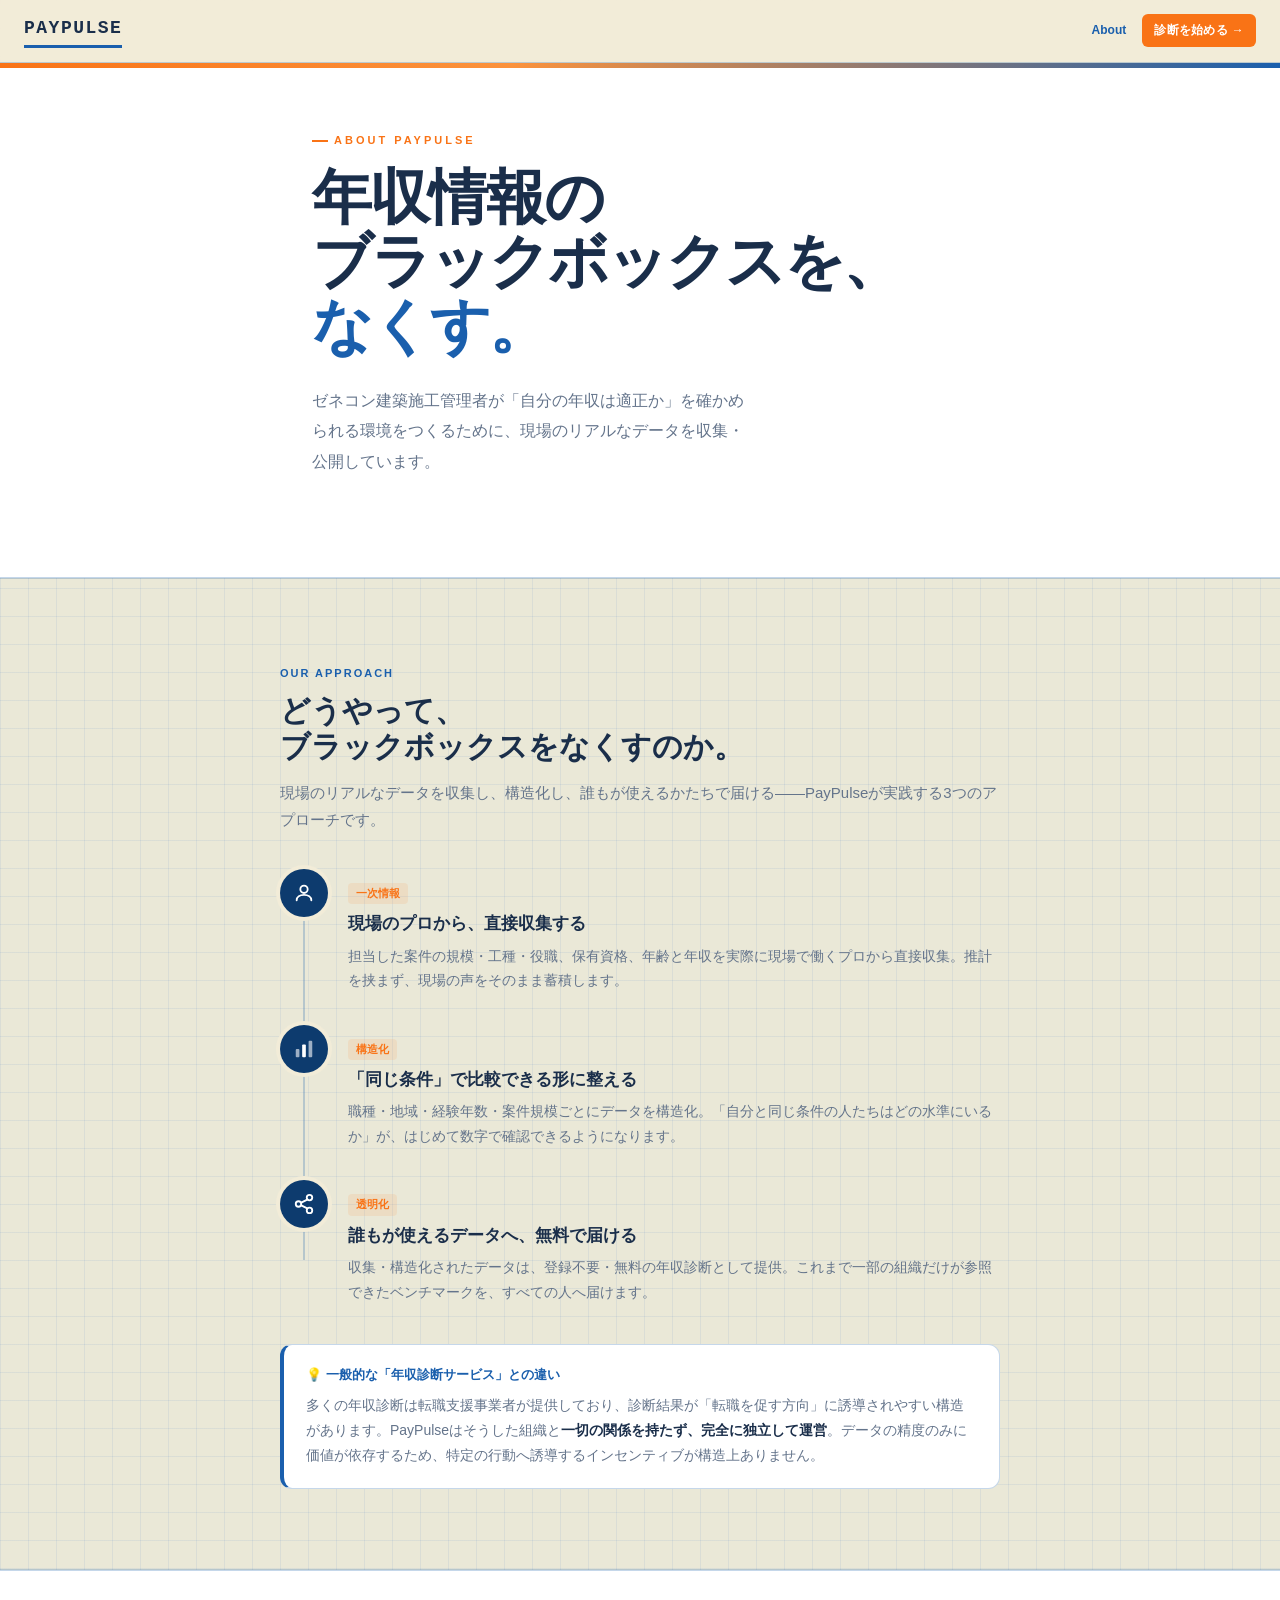
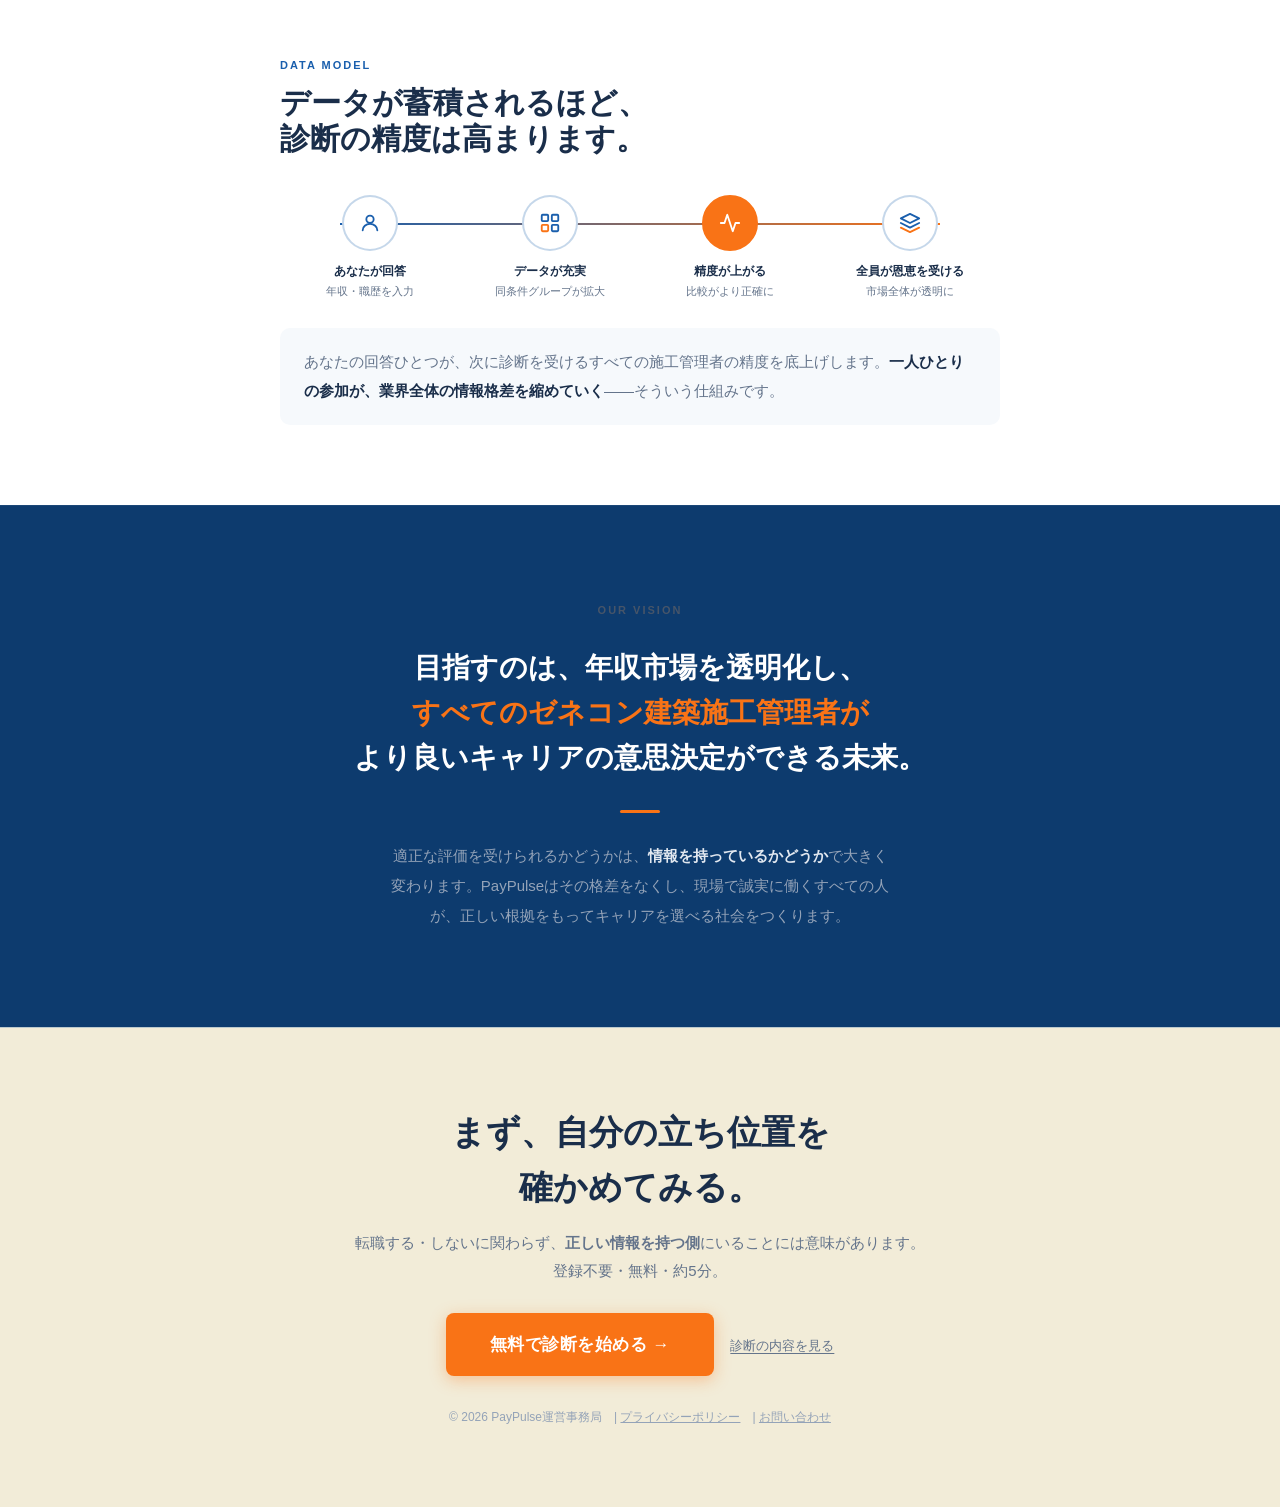
<file: about.html>
<!DOCTYPE html>
<html lang="ja">
<head>
<meta charset="UTF-8">
<meta name="viewport" content="width=device-width, initial-scale=1.0">
<title>PayPulseについて — 年収の相場を、すべての現場へ</title>
<meta name="description" content="PayPulseはゼネコン建築施工管理者のための年収データベースサービス。ブラックボックスだった年収情報をオープンにし、すべての施工管理者が正しい情報でキャリアを選べる未来を目指します。">
<link rel="stylesheet" href="brand.css">
<style>
body {
  background-image: linear-gradient(var(--grid) 1px,transparent 1px),linear-gradient(90deg,var(--grid) 1px,transparent 1px);
  background-size: 28px 28px;
}

/* ══════════════════════════════════════════
   ABOUT HERO — 白地 / 2カラム / PC でリッチに
   ══════════════════════════════════════════ */
.about-hero {
  background: #fff;
  border-bottom: 1px solid var(--border);
  position: relative;
  overflow: hidden;
}
/* オレンジ → ブルーのグラデーションバー */
.about-hero::before {
  content: '';
  display: block;
  height: 5px;
  background: linear-gradient(90deg, var(--orange) 0%, #fb923c 40%, var(--blue) 100%);
}
.about-hero-inner {
  max-width: 720px;
  margin: 0 auto;
  padding: 56px 32px 64px;
}
@media (max-width: 760px) {
  .about-hero-inner { padding: 36px 16px 44px; }
}

/* ─ Text ─ */
.about-text { width: 100%; }
.about-page-tag {
  display: inline-flex;
  align-items: center;
  gap: 6px;
  font-size: 11px;
  font-weight: 700;
  letter-spacing: 3px;
  text-transform: uppercase;
  color: var(--orange);
  margin-bottom: 20px;
}
.about-page-tag::before {
  content: '';
  display: inline-block;
  width: 16px;
  height: 2px;
  background: var(--orange);
}
.about-h1 {
  font-family: 'Courier New', Courier, monospace;
  font-size: clamp(34px, 5.5vw, 60px);
  font-weight: 900;
  line-height: 1.08;
  letter-spacing: -2px;
  color: var(--text);
  margin-bottom: 22px;
}
.about-h1 em { color: var(--blue); font-style: normal; }
.about-lead {
  font-size: clamp(14px, 1.6vw, 16px);
  color: var(--text-light);
  line-height: 1.9;
  margin-bottom: 36px;
  max-width: 440px;
}


/* ══════════════════════════════════════════
   SECTION COMMON
   ══════════════════════════════════════════ */
section { padding: 52px 16px; }
@media (min-width: 640px) { section { padding: 80px 24px; } }
.section-inner { max-width: 720px; margin: 0 auto; }
.label-tag {
  display: inline-block;
  font-size: 11px;
  font-weight: 700;
  letter-spacing: 2px;
  text-transform: uppercase;
  color: var(--blue);
  margin-bottom: 12px;
}
.section-heading {
  font-family: 'Courier New', Courier, monospace;
  font-size: clamp(22px, 3.5vw, 30px);
  font-weight: 900;
  line-height: 1.2;
  margin-bottom: 12px;
  color: var(--text);
}
.section-lead {
  font-size: 15px;
  color: var(--text-light);
  line-height: 1.8;
  margin-bottom: 36px;
}

/* ══════════════════════════════════════════
   OUR APPROACH — 3 ステップ＋アイコン
   ══════════════════════════════════════════ */
.solution-bg {
  background: rgba(26,95,173,.03);
  border-top: 1px solid var(--border);
  border-bottom: 1px solid var(--border);
}
.sol-points {
  display: flex;
  flex-direction: column;
  gap: 0;
  position: relative;
  margin-bottom: 40px;
}
.sol-points::before {
  content: '';
  position: absolute;
  left: 23px;
  top: 44px;
  bottom: 44px;
  width: 2px;
  background: var(--border);
}
@media (max-width: 480px) { .sol-points::before { display: none; } }
.sol-point {
  display: flex;
  gap: 20px;
  align-items: flex-start;
  padding-bottom: 32px;
}
.sol-point:last-child { padding-bottom: 0; }
.sol-icon {
  flex-shrink: 0;
  width: 48px;
  height: 48px;
  border-radius: 50%;
  background: var(--blue-dark);
  display: flex;
  align-items: center;
  justify-content: center;
  position: relative;
  z-index: 1;
  box-shadow: 0 0 0 4px var(--bg);
}
.sol-body { padding-top: 10px; }
.sol-tag {
  display: inline-block;
  font-size: 11px;
  font-weight: 700;
  background: rgba(249,115,22,.1);
  color: var(--orange);
  padding: 2px 8px;
  border-radius: 4px;
  margin-bottom: 6px;
}
.sol-title { font-size: 16px; font-weight: 700; margin-bottom: 6px; color: var(--text); }
@media (min-width: 480px) { .sol-title { font-size: 17px; } }
.sol-desc { font-size: 14px; color: var(--text-light); line-height: 1.75; }

/* Trust note */
.trust-note {
  padding: 20px 22px;
  background: var(--white);
  border-radius: 12px;
  border: 1px solid var(--border);
  border-left: 4px solid var(--blue);
}
.trust-note-title { font-size: 13px; font-weight: 700; color: var(--blue); margin-bottom: 7px; }
.trust-note-body { font-size: 14px; color: var(--text-light); line-height: 1.8; }
.trust-note-body strong { color: var(--text); }

/* ══════════════════════════════════════════
   DATA MODEL (flow)
   ══════════════════════════════════════════ */
.data-bg { background: var(--white); border-top: 1px solid var(--border); }
.data-flow {
  display: grid;
  grid-template-columns: repeat(4, 1fr);
  gap: 0;
  margin: 36px 0 28px;
  position: relative;
}
.data-flow::before {
  content: '';
  position: absolute;
  top: 28px;
  left: 60px;
  right: 60px;
  height: 2px;
  background: linear-gradient(90deg, var(--blue), var(--orange));
  z-index: 0;
}
@media (max-width: 560px) {
  .data-flow { grid-template-columns: 1fr 1fr; gap: 20px; }
  .data-flow::before { display: none; }
}
.df-item { text-align: center; position: relative; z-index: 1; }
.df-circle {
  width: 56px;
  height: 56px;
  border-radius: 50%;
  display: flex;
  align-items: center;
  justify-content: center;
  margin: 0 auto 12px;
  border: 2px solid var(--border);
  background: var(--white);
  transition: transform .2s;
}
.df-circle:hover { transform: scale(1.08); }
.df-circle.highlight { background: var(--orange); border-color: var(--orange); }
.df-label { font-size: 12px; font-weight: 700; color: var(--text); line-height: 1.4; margin-bottom: 3px; }
.df-sub { font-size: 11px; color: var(--text-light); }
.data-note {
  font-size: 15px;
  line-height: 1.9;
  color: var(--text-light);
  background: rgba(26,95,173,.04);
  border-radius: 10px;
  padding: 20px 24px;
}
.data-note strong { color: var(--text); }

/* ══════════════════════════════════════════
   VISION
   ══════════════════════════════════════════ */
.vision-bg {
  background: var(--blue-dark);
  border-top: 1px solid rgba(255,255,255,.06);
  padding: 56px 16px;
  text-align: center;
}
@media (min-width: 640px) { .vision-bg { padding: 96px 24px; } }
.vision-inner { max-width: 640px; margin: 0 auto; }
.vision-label {
  font-size: 11px;
  font-weight: 700;
  letter-spacing: 2px;
  color: #475569;
  text-transform: uppercase;
  margin-bottom: 28px;
}
.vision-quote {
  font-family: 'Courier New', Courier, monospace;
  font-size: clamp(19px, 3.2vw, 28px);
  font-weight: 900;
  color: #fff;
  line-height: 1.6;
  margin-bottom: 28px;
}
.vision-quote em { color: var(--orange); font-style: normal; }
.vision-divider {
  width: 40px;
  height: 3px;
  background: var(--orange);
  margin: 0 auto 28px;
  border-radius: 2px;
}
.vision-body { font-size: 15px; color: #94a3b8; line-height: 2; max-width: 500px; margin: 0 auto; }
.vision-body strong { color: #e2e8f0; }
@media (max-width: 480px) { .vision-body { font-size: 14px; } }

/* ══════════════════════════════════════════
   CTA
   ══════════════════════════════════════════ */
.cta-section {
  background: var(--bg);
  border-top: 1px solid var(--border);
  padding: 52px 16px;
  text-align: center;
}
@media (min-width: 640px) { .cta-section { padding: 80px 24px; } }
.cta-title {
  font-family: 'Courier New', Courier, monospace;
  font-size: clamp(20px, 4.5vw, 34px);
  font-weight: 900;
  margin-bottom: 12px;
  color: var(--text);
}
.cta-sub {
  font-size: 14px;
  color: var(--text-light);
  margin-bottom: 28px;
  line-height: 1.85;
}
@media (min-width: 480px) { .cta-sub { font-size: 15px; } }
.btn-primary {
  background: var(--orange);
  color: #fff;
  border: none;
  border-radius: 8px;
  padding: 14px 28px;
  font-size: 15px;
  font-weight: 700;
  cursor: pointer;
  font-family: inherit;
  letter-spacing: .5px;
  text-decoration: none;
  transition: background .2s, transform .15s, box-shadow .15s;
  box-shadow: 0 4px 16px rgba(249,115,22,.35);
  display: inline-block;
}
.btn-primary:link,.btn-primary:visited { color: #fff; text-decoration: none; }
@media (min-width: 480px) { .btn-primary { padding: 16px 40px; font-size: 16px; } }
.btn-primary:hover { background: #ea6a00; transform: translateY(-2px); box-shadow: 0 8px 24px rgba(249,115,22,.4); }
.btn-text {
  display: inline-block;
  margin-left: 12px;
  font-size: 13px;
  color: var(--text-light);
  text-decoration: underline;
  text-underline-offset: 3px;
}
@media (max-width: 480px) { .btn-text { display: block; margin: 14px auto 0; } }
</style>
</head>
<body>

<!-- HEADER -->
<header>
  <a class="logo" href="index.html">PAYPULSE</a>
  <div class="nav-group">
    <a class="nav-text-link active" href="about.html">About</a>
    <a class="header-cta" href="survey.html">診断を始める →</a>
  </div>
</header>

<!-- ══ ABOUT HERO ══ -->
<div class="about-hero">
  <div class="about-hero-inner">

    <!-- Left: Text -->
    <div class="about-text">
      <div class="about-page-tag">About PayPulse</div>
      <h1 class="about-h1">
        年収情報の<br>
        ブラックボックスを、<br>
        <em>なくす。</em>
      </h1>
      <p class="about-lead">
        ゼネコン建築施工管理者が「自分の年収は適正か」を確かめられる環境をつくるために、現場のリアルなデータを収集・公開しています。
      </p>
    </div>

  </div>
</div>

<!-- ══ OUR APPROACH ══ -->
<section class="solution-bg">
  <div class="section-inner">
    <div class="label-tag">Our Approach</div>
    <h2 class="section-heading">どうやって、<br>ブラックボックスをなくすのか。</h2>
    <p class="section-lead">現場のリアルなデータを収集し、構造化し、誰もが使えるかたちで届ける——PayPulseが実践する3つのアプローチです。</p>

    <div class="sol-points">

      <div class="sol-point">
        <div class="sol-icon">
          <!-- Person/collect icon -->
          <svg width="22" height="22" viewBox="0 0 24 24" fill="none">
            <circle cx="12" cy="8" r="4" stroke="#fff" stroke-width="2"/>
            <path d="M4 20c0-4 3.6-6 8-6s8 2 8 6" stroke="#fff" stroke-width="2" stroke-linecap="round"/>
          </svg>
        </div>
        <div class="sol-body">
          <span class="sol-tag">一次情報</span>
          <div class="sol-title">現場のプロから、直接収集する</div>
          <p class="sol-desc">担当した案件の規模・工種・役職、保有資格、年齢と年収を実際に現場で働くプロから直接収集。推計を挟まず、現場の声をそのまま蓄積します。</p>
        </div>
      </div>

      <div class="sol-point">
        <div class="sol-icon">
          <!-- Chart/structure icon -->
          <svg width="22" height="22" viewBox="0 0 24 24" fill="none">
            <rect x="3" y="12" width="4" height="9" rx="1" fill="#fff" opacity="0.6"/>
            <rect x="10" y="7" width="4" height="14" rx="1" fill="#fff"/>
            <rect x="17" y="3" width="4" height="18" rx="1" fill="#fff" opacity="0.6"/>
          </svg>
        </div>
        <div class="sol-body">
          <span class="sol-tag">構造化</span>
          <div class="sol-title">「同じ条件」で比較できる形に整える</div>
          <p class="sol-desc">職種・地域・経験年数・案件規模ごとにデータを構造化。「自分と同じ条件の人たちはどの水準にいるか」が、はじめて数字で確認できるようになります。</p>
        </div>
      </div>

      <div class="sol-point">
        <div class="sol-icon">
          <!-- Open/share icon -->
          <svg width="22" height="22" viewBox="0 0 24 24" fill="none">
            <circle cx="18" cy="5" r="3" stroke="#fff" stroke-width="2"/>
            <circle cx="6" cy="12" r="3" stroke="#fff" stroke-width="2"/>
            <circle cx="18" cy="19" r="3" stroke="#fff" stroke-width="2"/>
            <path d="M9 10.5l6-3M9 13.5l6 3" stroke="#fff" stroke-width="2" stroke-linecap="round"/>
          </svg>
        </div>
        <div class="sol-body">
          <span class="sol-tag">透明化</span>
          <div class="sol-title">誰もが使えるデータへ、無料で届ける</div>
          <p class="sol-desc">収集・構造化されたデータは、登録不要・無料の年収診断として提供。これまで一部の組織だけが参照できたベンチマークを、すべての人へ届けます。</p>
        </div>
      </div>

    </div>

    <div class="trust-note">
      <div class="trust-note-title">💡 一般的な「年収診断サービス」との違い</div>
      <div class="trust-note-body">
        多くの年収診断は転職支援事業者が提供しており、診断結果が「転職を促す方向」に誘導されやすい構造があります。PayPulseはそうした組織と<strong>一切の関係を持たず、完全に独立して運営</strong>。データの精度のみに価値が依存するため、特定の行動へ誘導するインセンティブが構造上ありません。
      </div>
    </div>
  </div>
</section>

<!-- ══ DATA MODEL ══ -->
<section class="data-bg">
  <div class="section-inner">
    <div class="label-tag">Data Model</div>
    <h2 class="section-heading">データが蓄積されるほど、<br>診断の精度は高まります。</h2>

    <div class="data-flow">
      <div class="df-item">
        <div class="df-circle">
          <svg width="22" height="22" viewBox="0 0 24 24" fill="none">
            <circle cx="12" cy="8" r="4" stroke="#1a5fad" stroke-width="2"/>
            <path d="M4 20c0-4 3.6-7 8-7s8 3 8 7" stroke="#1a5fad" stroke-width="2" stroke-linecap="round"/>
          </svg>
        </div>
        <div class="df-label">あなたが回答</div>
        <div class="df-sub">年収・職歴を入力</div>
      </div>
      <div class="df-item">
        <div class="df-circle">
          <svg width="22" height="22" viewBox="0 0 24 24" fill="none">
            <rect x="3" y="3" width="7" height="7" rx="1" stroke="#1a5fad" stroke-width="2"/>
            <rect x="14" y="3" width="7" height="7" rx="1" stroke="#1a5fad" stroke-width="2"/>
            <rect x="3" y="14" width="7" height="7" rx="1" stroke="#f97316" stroke-width="2"/>
            <rect x="14" y="14" width="7" height="7" rx="1" stroke="#1a5fad" stroke-width="2"/>
          </svg>
        </div>
        <div class="df-label">データが充実</div>
        <div class="df-sub">同条件グループが拡大</div>
      </div>
      <div class="df-item">
        <div class="df-circle highlight">
          <svg width="22" height="22" viewBox="0 0 24 24" fill="none">
            <polyline points="22 12 18 12 15 21 9 3 6 12 2 12" stroke="white" stroke-width="2" stroke-linecap="round" stroke-linejoin="round"/>
          </svg>
        </div>
        <div class="df-label">精度が上がる</div>
        <div class="df-sub">比較がより正確に</div>
      </div>
      <div class="df-item">
        <div class="df-circle">
          <svg width="22" height="22" viewBox="0 0 24 24" fill="none">
            <path d="M12 2L2 7l10 5 10-5-10-5z" stroke="#1a5fad" stroke-width="2" stroke-linejoin="round"/>
            <path d="M2 17l10 5 10-5" stroke="#f97316" stroke-width="2" stroke-linecap="round" stroke-linejoin="round"/>
            <path d="M2 12l10 5 10-5" stroke="#1a5fad" stroke-width="2" stroke-linecap="round" stroke-linejoin="round"/>
          </svg>
        </div>
        <div class="df-label">全員が恩恵を受ける</div>
        <div class="df-sub">市場全体が透明に</div>
      </div>
    </div>

    <div class="data-note">
      あなたの回答ひとつが、次に診断を受けるすべての施工管理者の精度を底上げします。<strong>一人ひとりの参加が、業界全体の情報格差を縮めていく</strong>——そういう仕組みです。
    </div>
  </div>
</section>

<!-- ══ VISION ══ -->
<div class="vision-bg">
  <div class="vision-inner">
    <div class="vision-label">Our Vision</div>
    <p class="vision-quote">
      目指すのは、年収市場を透明化し、<br>
      <em>すべてのゼネコン建築施工管理者が</em><br>
      より良いキャリアの意思決定ができる未来。
    </p>
    <div class="vision-divider"></div>
    <p class="vision-body">
      適正な評価を受けられるかどうかは、<strong>情報を持っているかどうか</strong>で大きく変わります。PayPulseはその格差をなくし、現場で誠実に働くすべての人が、正しい根拠をもってキャリアを選べる社会をつくります。
    </p>
  </div>
</div>

<!-- ══ CTA ══ -->
<div class="cta-section">
  <h2 class="cta-title">まず、自分の立ち位置を<br>確かめてみる。</h2>
  <p class="cta-sub">
    転職する・しないに関わらず、<strong>正しい情報を持つ側</strong>にいることには意味があります。<br>
    登録不要・無料・約5分。
  </p>
  <a class="btn-primary" href="survey.html" style="font-size:17px;padding:18px 44px">無料で診断を始める →</a>
  <a class="btn-text" href="index.html">診断の内容を見る</a>
  <p style="font-size:12px;color:#94a3b8;margin-top:32px">
    © 2026 PayPulse運営事務局　|
    <a href="privacy.html" style="color:#94a3b8">プライバシーポリシー</a>　|
    <a href="mailto:contact.fairbase@gmail.com" style="color:#94a3b8">お問い合わせ</a>
  </p>
</div>

</body>
</html>
</file>
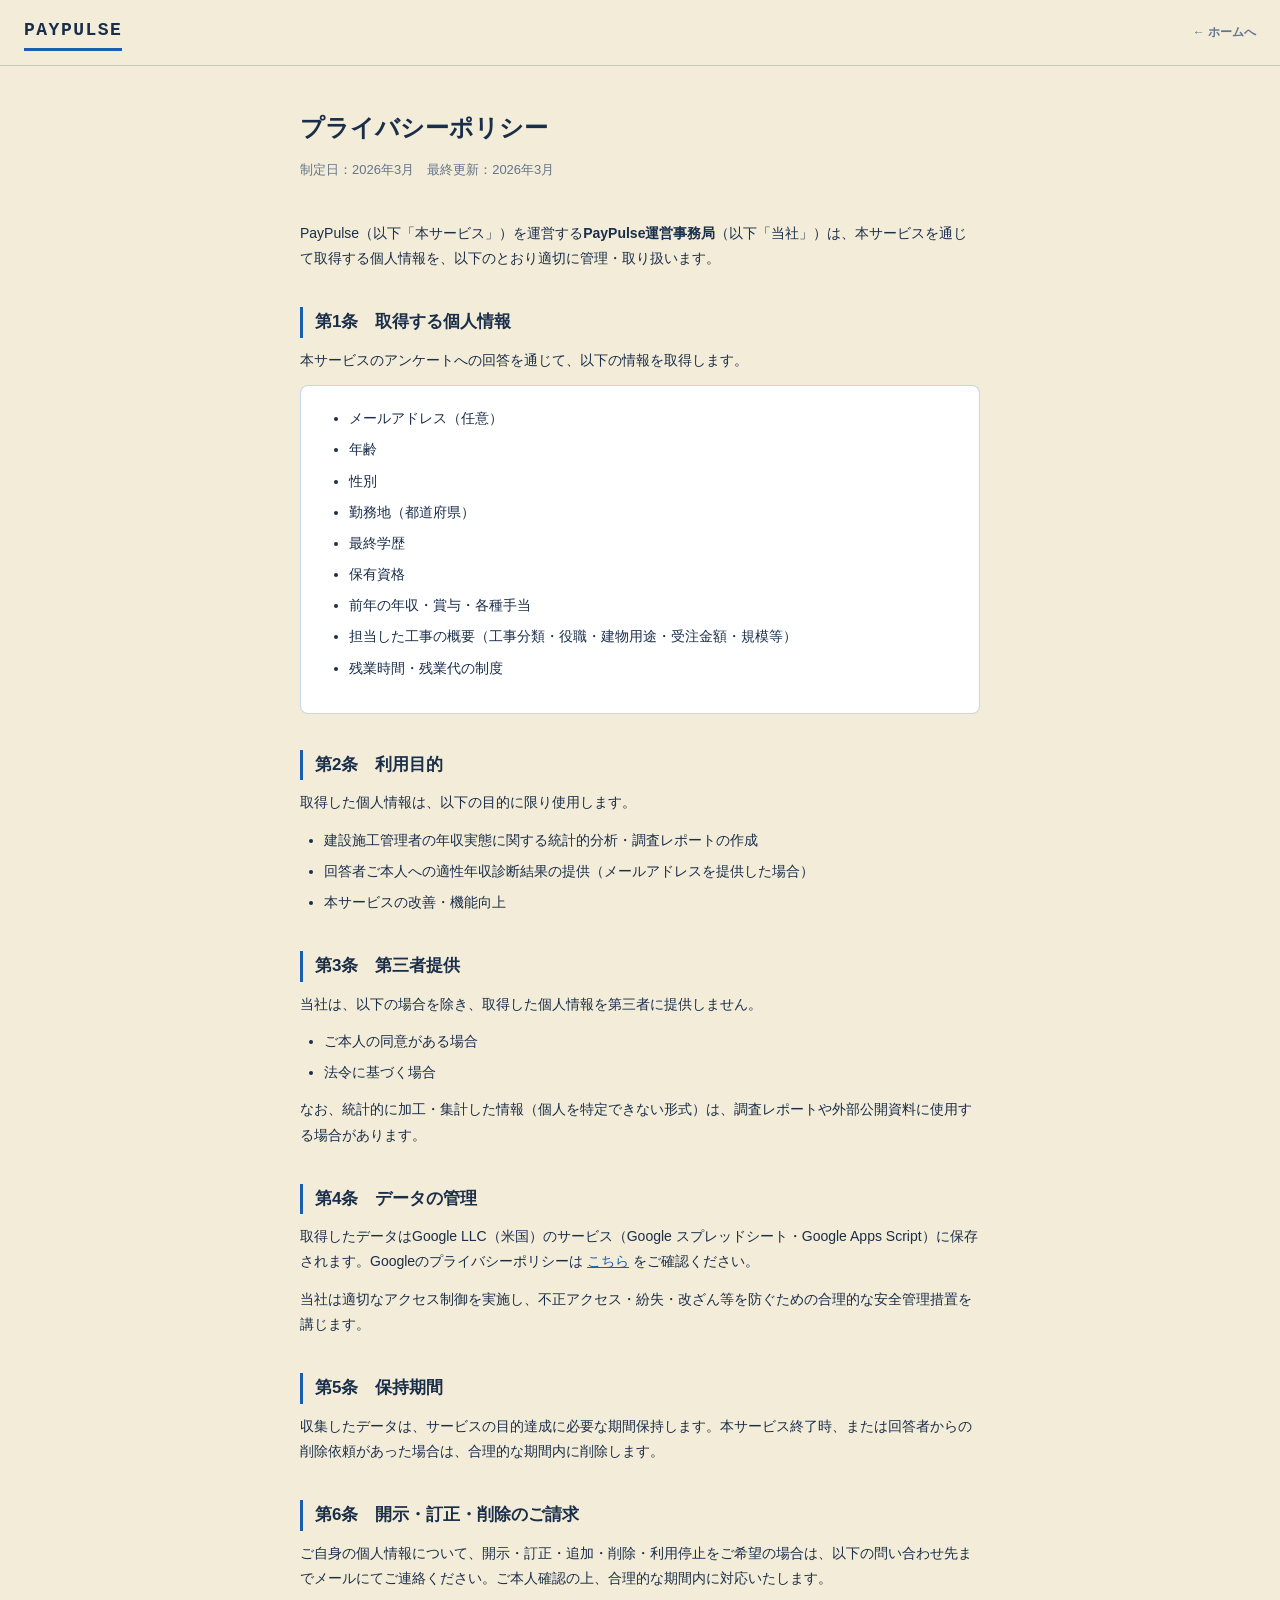
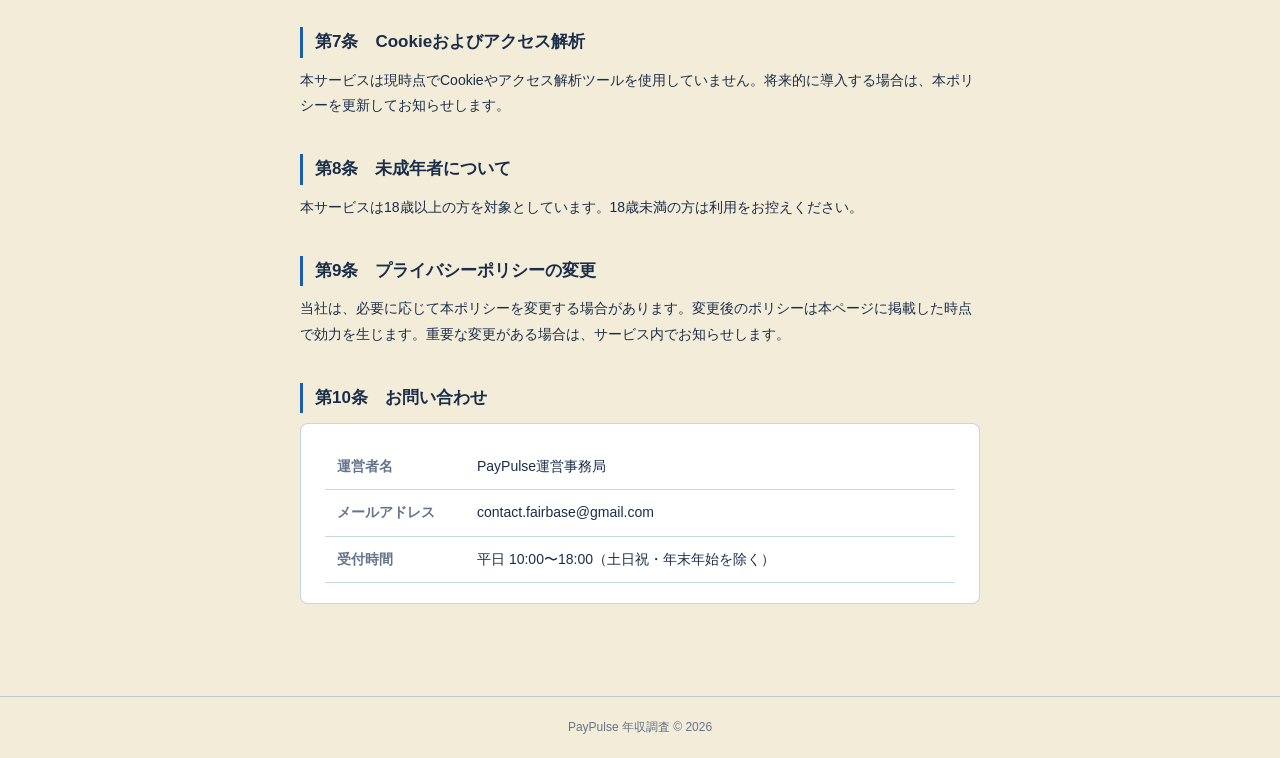
<file: privacy.html>
<!DOCTYPE html>
<html lang="ja">
<head>
<meta charset="UTF-8">
<meta name="viewport" content="width=device-width, initial-scale=1.0">
<title>プライバシーポリシー | PayPulse</title>
<link rel="stylesheet" href="brand.css">
<style>
/* ── HEADER は brand.css に統合 ── */
body { line-height: 1.8; }
.container { max-width: 720px; margin: 0 auto; padding: 24px 16px 60px; }
@media(min-width:480px) { .container { padding: 40px 20px 80px; } }
h1 { font-size: clamp(20px,5vw,24px); font-weight: 900; margin-bottom: 8px; color: var(--text); }
.updated { font-size: 13px; color: var(--text-light); margin-bottom: 40px; }
h2 { font-size: 17px; font-weight: 700; margin: 36px 0 10px; padding-left: 12px; border-left: 3px solid var(--blue); color: var(--text); }
p { font-size: 14px; color: var(--text); margin-bottom: 12px; }
ul { font-size: 14px; color: var(--text); padding-left: 24px; margin-bottom: 12px; }
ul li { margin-bottom: 6px; }
.box { background: var(--white); border: 1px solid var(--border); border-radius: 8px; padding: 20px 24px; margin-bottom: 12px; }
.contact-table { width: 100%; border-collapse: collapse; font-size: 14px; }
.contact-table td { padding: 10px 12px; border-bottom: 1px solid var(--border); }
.contact-table td:first-child { width: 140px; font-weight: 600; color: var(--text-light); white-space: nowrap; }
</style>
</head>
<body>

<header>
  <a class="logo" href="index.html">PAYPULSE</a>
  <a class="nav-text-link" href="index.html">← ホームへ</a>
</header>

<div class="container">
  <h1>プライバシーポリシー</h1>
  <p class="updated">制定日：2026年3月　最終更新：2026年3月</p>

  <p>PayPulse（以下「本サービス」）を運営する<strong>PayPulse運営事務局</strong>（以下「当社」）は、本サービスを通じて取得する個人情報を、以下のとおり適切に管理・取り扱います。</p>

  <h2>第1条　取得する個人情報</h2>
  <p>本サービスのアンケートへの回答を通じて、以下の情報を取得します。</p>
  <div class="box">
    <ul>
      <li>メールアドレス（任意）</li>
      <li>年齢</li>
      <li>性別</li>
      <li>勤務地（都道府県）</li>
      <li>最終学歴</li>
      <li>保有資格</li>
      <li>前年の年収・賞与・各種手当</li>
      <li>担当した工事の概要（工事分類・役職・建物用途・受注金額・規模等）</li>
      <li>残業時間・残業代の制度</li>
    </ul>
  </div>

  <h2>第2条　利用目的</h2>
  <p>取得した個人情報は、以下の目的に限り使用します。</p>
  <ul>
    <li>建設施工管理者の年収実態に関する統計的分析・調査レポートの作成</li>
    <li>回答者ご本人への適性年収診断結果の提供（メールアドレスを提供した場合）</li>
    <li>本サービスの改善・機能向上</li>
  </ul>

  <h2>第3条　第三者提供</h2>
  <p>当社は、以下の場合を除き、取得した個人情報を第三者に提供しません。</p>
  <ul>
    <li>ご本人の同意がある場合</li>
    <li>法令に基づく場合</li>
  </ul>
  <p>なお、統計的に加工・集計した情報（個人を特定できない形式）は、調査レポートや外部公開資料に使用する場合があります。</p>

  <h2>第4条　データの管理</h2>
  <p>取得したデータはGoogle LLC（米国）のサービス（Google スプレッドシート・Google Apps Script）に保存されます。Googleのプライバシーポリシーは <a href="https://policies.google.com/privacy" target="_blank" style="color:var(--blue)">こちら</a> をご確認ください。</p>
  <p>当社は適切なアクセス制御を実施し、不正アクセス・紛失・改ざん等を防ぐための合理的な安全管理措置を講じます。</p>

  <h2>第5条　保持期間</h2>
  <p>収集したデータは、サービスの目的達成に必要な期間保持します。本サービス終了時、または回答者からの削除依頼があった場合は、合理的な期間内に削除します。</p>

  <h2>第6条　開示・訂正・削除のご請求</h2>
  <p>ご自身の個人情報について、開示・訂正・追加・削除・利用停止をご希望の場合は、以下の問い合わせ先までメールにてご連絡ください。ご本人確認の上、合理的な期間内に対応いたします。</p>

  <h2>第7条　Cookieおよびアクセス解析</h2>
  <p>本サービスは現時点でCookieやアクセス解析ツールを使用していません。将来的に導入する場合は、本ポリシーを更新してお知らせします。</p>

  <h2>第8条　未成年者について</h2>
  <p>本サービスは18歳以上の方を対象としています。18歳未満の方は利用をお控えください。</p>

  <h2>第9条　プライバシーポリシーの変更</h2>
  <p>当社は、必要に応じて本ポリシーを変更する場合があります。変更後のポリシーは本ページに掲載した時点で効力を生じます。重要な変更がある場合は、サービス内でお知らせします。</p>

  <h2>第10条　お問い合わせ</h2>
  <div class="box">
    <table class="contact-table">
      <tr>
        <td>運営者名</td>
        <td>PayPulse運営事務局</td>
      </tr>
      <tr>
        <td>メールアドレス</td>
        <td>contact.fairbase@gmail.com</td>
      </tr>
      <tr>
        <td>受付時間</td>
        <td>平日 10:00〜18:00（土日祝・年末年始を除く）</td>
      </tr>
    </table>
  </div>
</div>

<footer>PayPulse 年収調査 © 2026</footer>

</body>
</html>
</file>
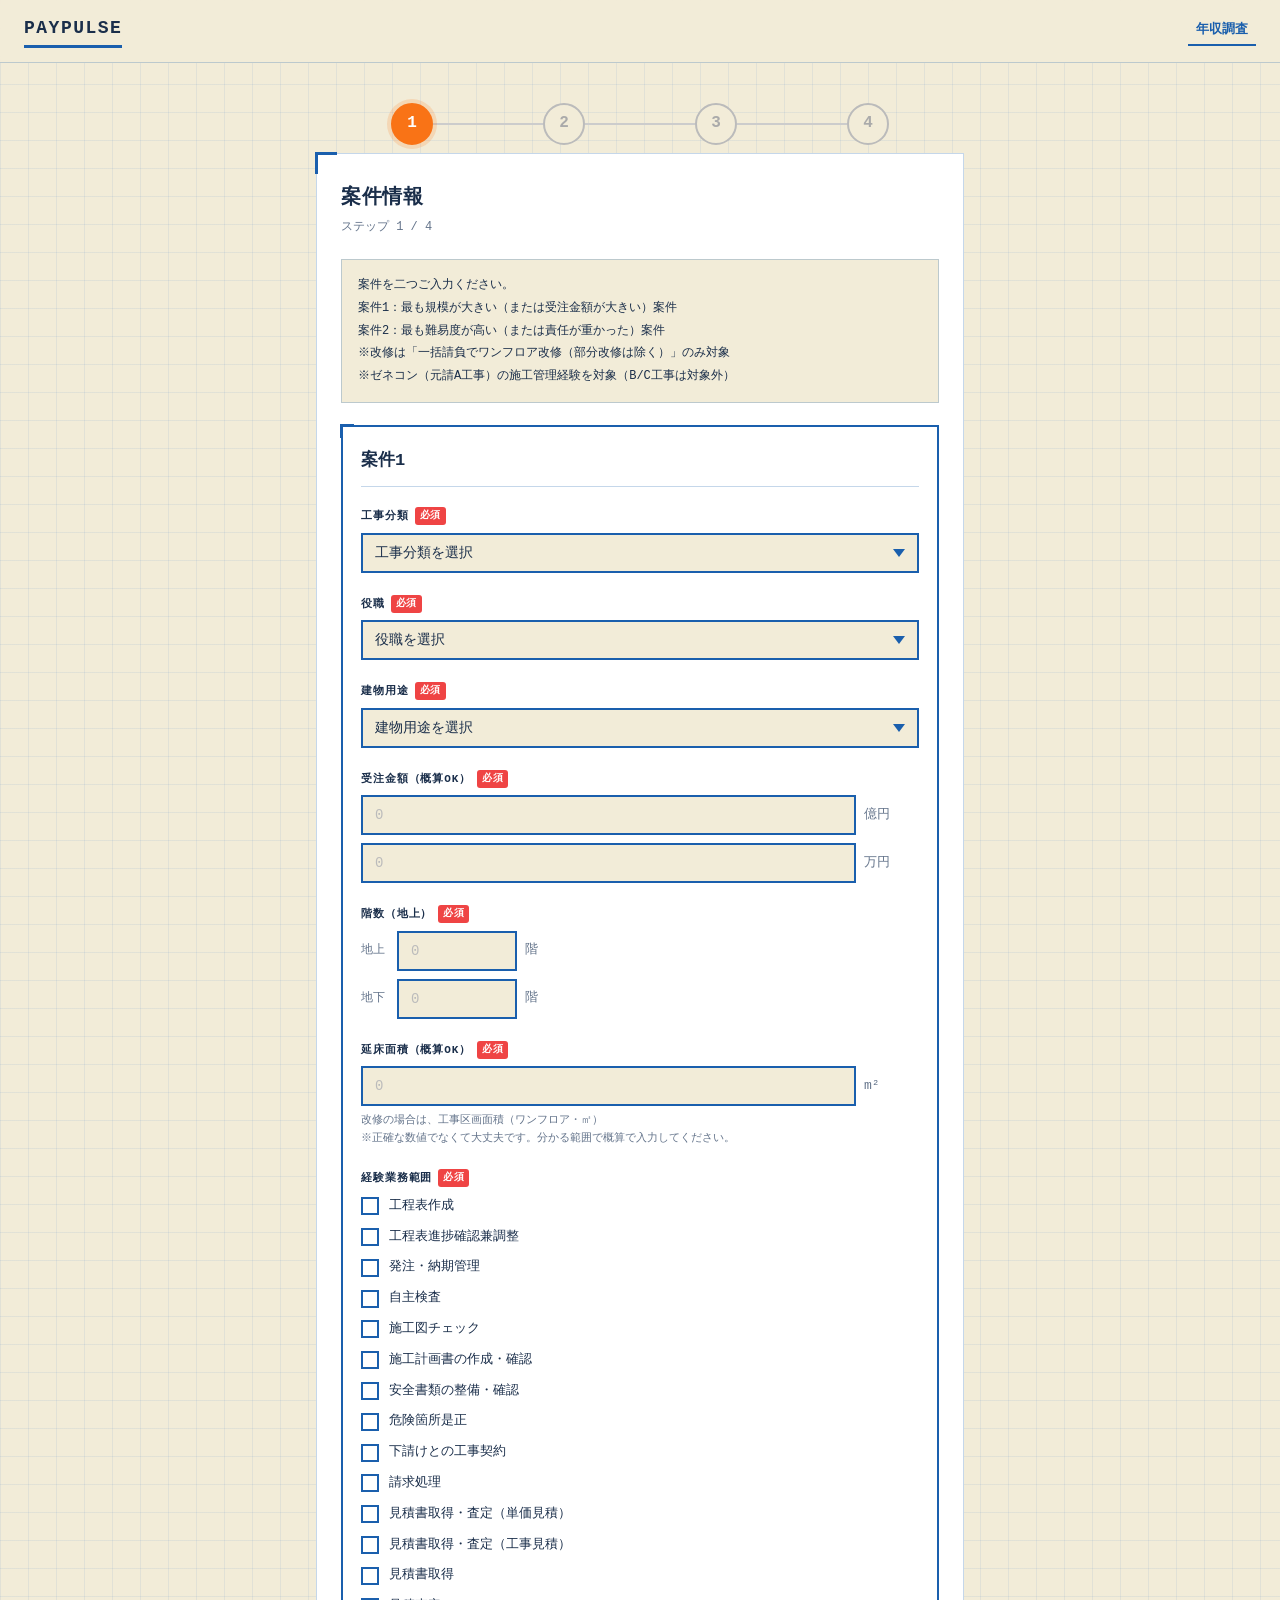
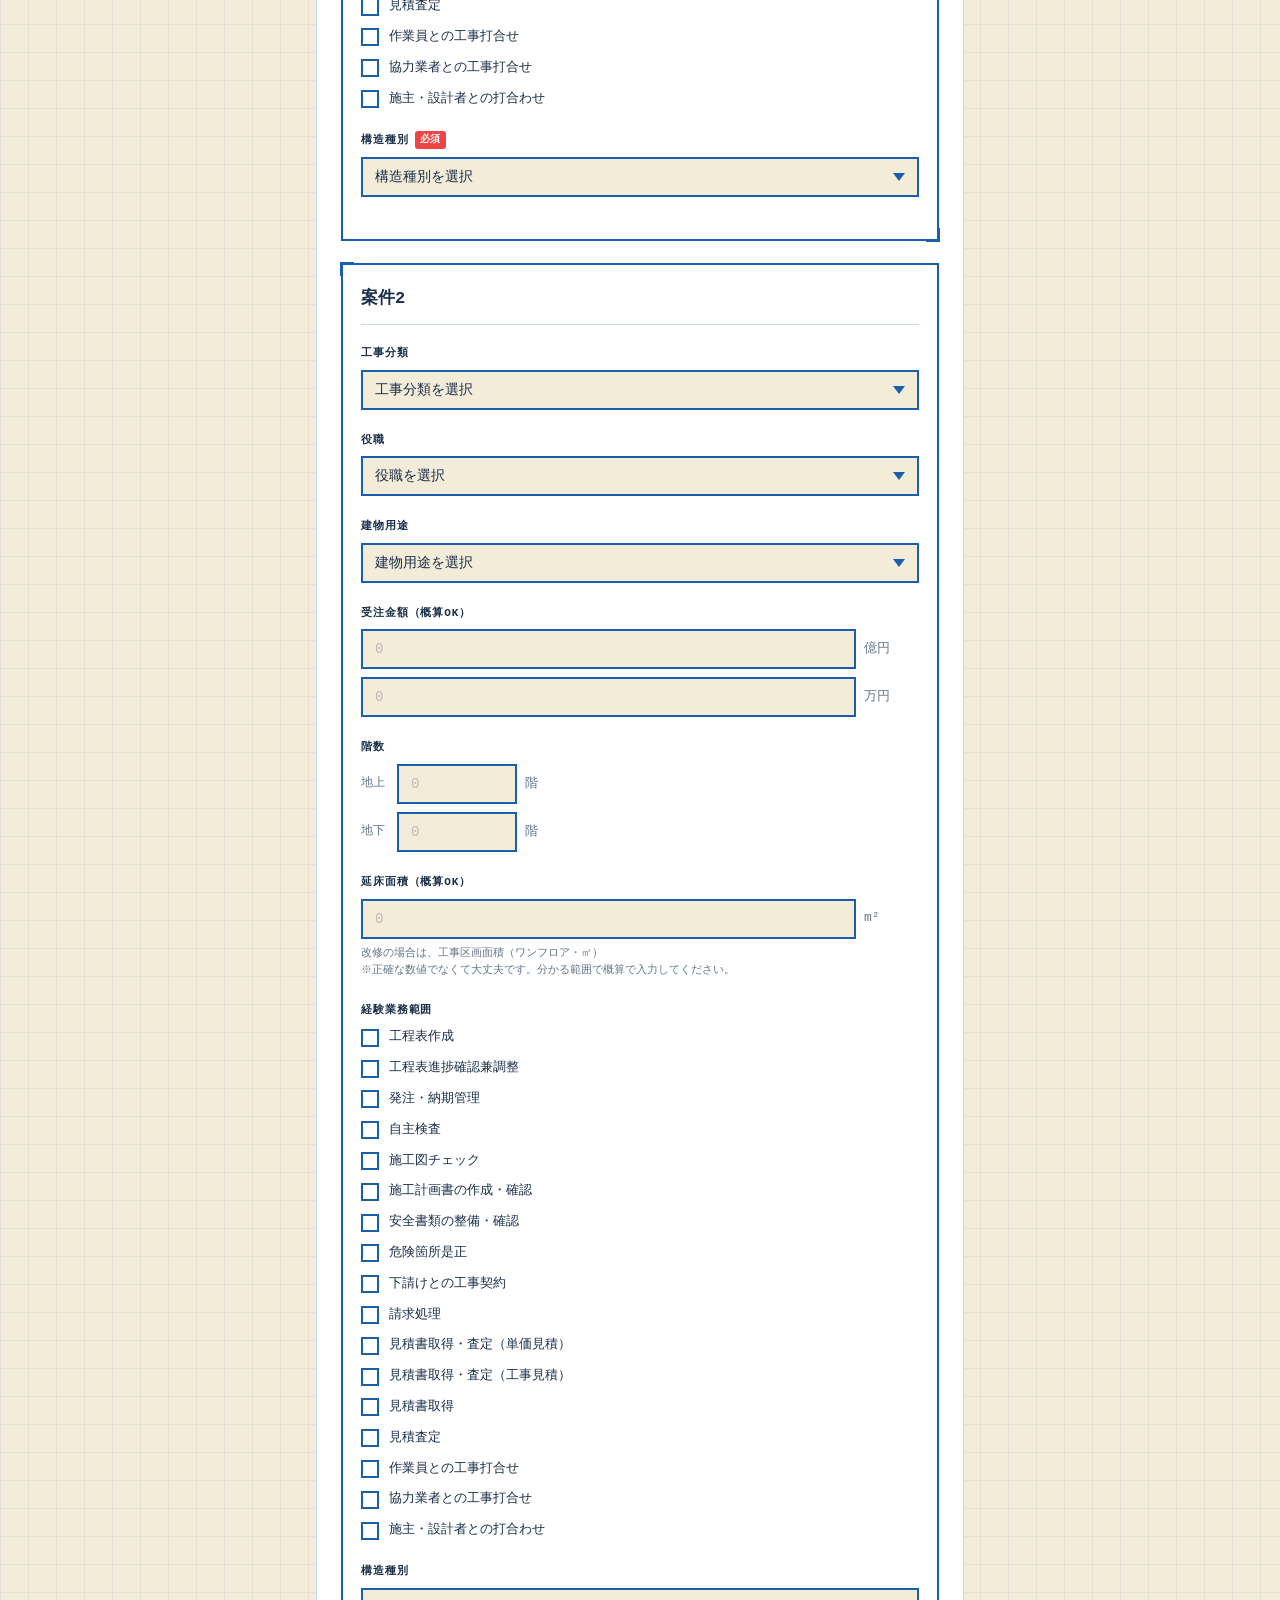
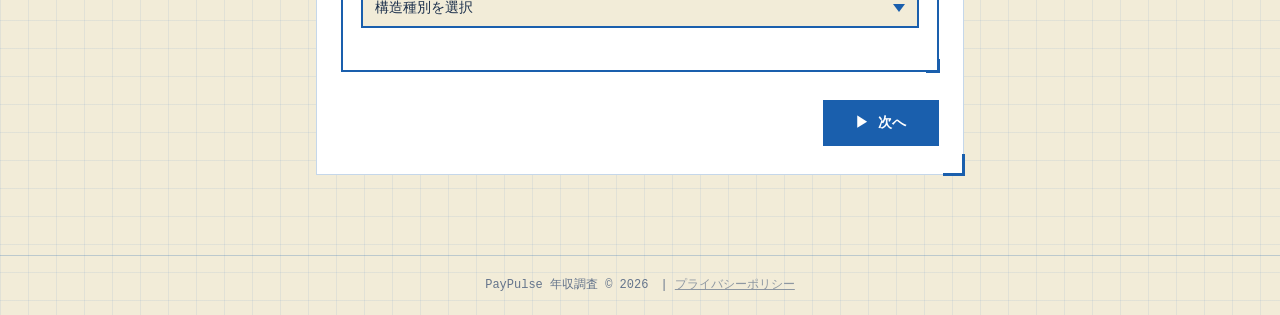
<file: survey.html>
<!DOCTYPE html>
<html lang="ja">
<head>
<meta charset="UTF-8">
<meta name="viewport" content="width=device-width, initial-scale=1.0">
<title>PayPulse - 年収診断アンケート</title>
<script>
// ── セグメント自動取得 ──────────────────────────────────
// URLパス（/house-maker/）またはクエリパラメータ（?seg=house-maker）から取得
(function(){
  var seg = 'zenecon'; // デフォルト
  if (window.location.pathname.includes('house-maker')) {
    seg = 'house-maker';
  } else {
    var m = window.location.search.match(/[?&]seg=([^&]+)/);
    if (m) seg = decodeURIComponent(m[1]);
  }
  window.__PP_SEGMENT = seg;
})();
</script>
<link rel="stylesheet" href="brand.css">
<style>
/* ── HEADER / リセット / 変数 は brand.css に統合 ── */

/* survey特有: フォントをモノスペースに上書き・グリッド背景 */
body {
  font-family: var(--font-mono);
  background-image:
    linear-gradient(var(--grid) 1px, transparent 1px),
    linear-gradient(90deg, var(--grid) 1px, transparent 1px);
  background-size: 28px 28px;
}

/* survey内部ナビ（JS制御によるセクション切り替え用） */
.survey-nav { display: flex; gap: 16px; font-size: 13px; font-weight: 600; }
.survey-nav-item {
  color: var(--text);
  cursor: pointer;
  padding: 4px 8px;
  border-bottom: 2px solid transparent;
  transition: color 0.2s, border-color 0.2s;
  white-space: nowrap;
}
.survey-nav-item:hover { color: var(--blue); }
.survey-nav-item.active { color: var(--blue); border-bottom-color: var(--blue); }

/* ---- MAIN ---- */
.container { max-width: 680px; margin: 0 auto; padding: 16px 12px 60px; }
@media(min-width:480px){.container{padding:20px 16px 60px}}

/* ---- STEP INDICATOR ---- */
.steps-row {
  display: flex;
  align-items: center;
  justify-content: center;
  padding: 20px 16px 8px;
}
.step-item { display: flex; flex-direction: column; align-items: center; }
.step-dot {
  width: 42px; height: 42px;
  border-radius: 50%;
  border: 2px solid #bbb;
  display: flex; align-items: center; justify-content: center;
  font-weight: 700; font-size: 16px;
  background: var(--bg); color: #aaa;
  transition: all 0.3s; z-index: 1;
}
.step-dot.active  { background: var(--orange); border-color: var(--orange); color: #fff; box-shadow: 0 0 0 4px rgba(249,115,22,0.18); }
.step-dot.done    { background: var(--blue);   border-color: var(--blue);   color: #fff; }
@keyframes spin { to { transform: rotate(360deg); } }
.step-connector {
  flex: 1; height: 2px; background: #ccc;
  min-width: 36px; max-width: 110px;
  transition: background 0.3s;
}
.step-connector.done { background: var(--blue); }

/* ---- BLUEPRINT CARD ---- */
.bp-card {
  position: relative;
  background: var(--white);
  border: 1px solid var(--border);
  padding: 20px 16px;
  margin-bottom: 16px;
}
@media(min-width:480px){.bp-card{padding:28px 24px;margin-bottom:20px}}
.bp-card::before {
  content: ''; position: absolute;
  top: -2px; left: -2px; width: 22px; height: 22px;
  border-top: 3px solid var(--blue); border-left: 3px solid var(--blue);
}
.bp-card::after {
  content: ''; position: absolute;
  bottom: -2px; right: -2px; width: 22px; height: 22px;
  border-bottom: 3px solid var(--blue); border-right: 3px solid var(--blue);
}
.card-title   { font-size: 20px; font-weight: 700; letter-spacing: 0.5px; margin-bottom: 4px; }
.card-subtitle { font-size: 12px; color: var(--text-light); margin-bottom: 22px; }

/* ---- INFO BOX ---- */
.info-box {
  background: var(--bg);
  border: 1px solid var(--border);
  padding: 14px 16px;
  font-size: 12px; line-height: 1.9;
  margin-bottom: 22px;
}

/* ---- SUB CARD (案件1, 案件2) ---- */
.sub-card {
  position: relative;
  border: 2px solid var(--blue);
  padding: 16px 14px;
  margin-bottom: 16px;
}
@media(min-width:480px){.sub-card{padding:20px 18px;margin-bottom:22px}}
.sub-card::before {
  content: ''; position: absolute;
  top: -3px; left: -3px; width: 14px; height: 14px;
  border-top: 3px solid var(--blue); border-left: 3px solid var(--blue);
}
.sub-card::after {
  content: ''; position: absolute;
  bottom: -3px; right: -3px; width: 14px; height: 14px;
  border-bottom: 3px solid var(--blue); border-right: 3px solid var(--blue);
}
.sub-title {
  font-size: 17px; font-weight: 700;
  margin-bottom: 20px; padding-bottom: 12px;
  border-bottom: 1px solid var(--border);
}

/* ---- FORM ELEMENTS ---- */
.field { margin-bottom: 22px; }
.field-label {
  display: block;
  font-size: 11px; font-weight: 700;
  letter-spacing: 0.08em; text-transform: uppercase;
  margin-bottom: 7px;
}
.bp-input, .bp-select {
  width: 100%;
  padding: 10px 12px;
  border: 2px solid var(--blue);
  background: var(--bg);
  font-family: 'Courier New', monospace;
  font-size: 14px; color: var(--text);
  outline: none;
  transition: border-color 0.2s, box-shadow 0.2s;
  -webkit-appearance: none; appearance: none;
}
.bp-input:focus, .bp-select:focus {
  border-color: var(--blue-dark);
  box-shadow: 0 0 0 2px rgba(26,95,173,0.15);
}
.bp-input::placeholder { color: #bbb; }
.bp-select {
  cursor: pointer;
  background-image: url("data:image/svg+xml,%3Csvg xmlns='http://www.w3.org/2000/svg' width='12' height='8' viewBox='0 0 12 8'%3E%3Cpath fill='%231a5fad' d='M6 8L0 0h12z'/%3E%3C/svg%3E");
  background-repeat: no-repeat;
  background-position: right 12px center;
  padding-right: 34px;
}
.input-row { display: flex; align-items: center; gap: 8px; }
.input-row .bp-input { flex: 1; }
.unit { font-size: 13px; color: var(--text-light); white-space: nowrap; min-width: 55px; }
.double-field { display: flex; flex-direction: column; gap: 8px; }
.floors-block { display: flex; flex-direction: column; gap: 8px; }
.floor-row { display: flex; align-items: center; gap: 8px; }
.floor-row .bp-input { max-width: 120px; }
.floor-lbl { font-size: 12px; color: var(--text-light); min-width: 28px; }
.field-note { font-size: 11px; color: var(--text-light); margin-top: 6px; line-height: 1.6; }

/* ---- 必須バッジ・バリデーションエラー ---- */
.required-badge {
  display: inline-block;
  background: #ef4444; color: #fff;
  font-size: 10px; font-weight: 700;
  padding: 1px 5px; border-radius: 3px;
  margin-left: 6px; vertical-align: middle;
  letter-spacing: .5px;
}
.field-error-msg {
  font-size: 11px; color: #ef4444;
  margin-top: 5px; display: none;
}
.field-invalid .bp-input,
.field-invalid .bp-select {
  border-color: #ef4444 !important;
  background: #fff5f5;
}
.field-invalid .check-group {
  outline: 2px solid #ef4444;
  border-radius: 4px;
  padding: 6px;
}
.field-invalid .field-error-msg { display: block; }
.field-invalid.email-box { border-color: #ef4444; background: #fff5f5; }

/* ---- CHECKBOXES ---- */
.check-group { display: flex; flex-direction: column; gap: 10px; margin-top: 8px; }
.check-item { display: flex; align-items: center; gap: 10px; cursor: pointer; font-size: 13px; }
.check-item input[type="checkbox"] {
  width: 18px; height: 18px;
  border: 2px solid var(--blue);
  -webkit-appearance: none; appearance: none;
  cursor: pointer; background: var(--white);
  flex-shrink: 0; position: relative;
}
.check-item input[type="checkbox"]:checked { background: var(--blue); }
.check-item input[type="checkbox"]:checked::after {
  content: '✓';
  position: absolute; top: -2px; left: 2px;
  color: white; font-size: 12px; font-weight: 700;
}

/* ---- BUTTONS ---- */
.btn-row { display: flex; flex-direction: column-reverse; gap: 10px; margin-top: 24px; }
@media(min-width:480px){ .btn-row { flex-direction: row; justify-content: flex-end; gap: 12px; margin-top: 28px; } }
.btn {
  padding: 13px 20px;
  font-family: 'Courier New', monospace;
  font-size: 14px; font-weight: 600;
  cursor: pointer; border: 2px solid;
  transition: all 0.2s; letter-spacing: 0.5px;
  width: 100%; text-align: center;
}
@media(min-width:480px){ .btn { width: auto; padding: 12px 30px; } }
.btn-primary { background: var(--blue); color: white; border-color: var(--blue); }
.btn-primary:hover { background: var(--blue-dark); border-color: var(--blue-dark); }
.btn-secondary { background: transparent; color: var(--orange); border-color: var(--orange); }
.btn-secondary:hover { background: rgba(249,115,22,0.06); }

/* ---- CONFIRM STEP ---- */
.confirm-hd { display: flex; justify-content: space-between; align-items: center; margin-bottom: 12px; }
.confirm-title { font-size: 15px; font-weight: 700; }
.btn-edit {
  padding: 5px 14px; font-size: 12px;
  background: transparent; color: var(--blue);
  border: 1px solid var(--blue); cursor: pointer;
  font-family: 'Courier New', monospace;
}
.confirm-body { font-size: 13px; line-height: 1.9; }
.crow { display: flex; gap: 6px; margin-bottom: 4px; flex-wrap: wrap; }
.ckey { color: var(--text-light); min-width: 100px; flex-shrink: 0; }
@media(min-width:480px){ .ckey { min-width: 140px; } }
.cval { font-weight: 600; }
.tag {
  display: inline-block; background: var(--blue); color: white;
  font-size: 11px; padding: 2px 8px; margin: 2px 2px 2px 0; border-radius: 2px;
}
.email-box {
  background: var(--bg); border: 1px solid var(--border);
  padding: 16px 18px; margin-bottom: 20px;
  position: relative;
}
.email-box::before {
  content: ''; position: absolute;
  top: -2px; left: -2px; width: 14px; height: 14px;
  border-top: 2px solid var(--blue); border-left: 2px solid var(--blue);
}
.email-note { font-size: 12px; color: var(--text-light); margin-bottom: 10px; }

/* ---- SUCCESS ---- */
.success-wrap { text-align: center; padding: 40px 16px; }
.success-icon { font-size: 52px; color: var(--blue); margin-bottom: 16px; }
.success-title { font-size: 22px; font-weight: 700; color: var(--blue); margin-bottom: 12px; }
.success-desc { font-size: 14px; color: var(--text-light); line-height: 1.8; }

/* ---- DASHBOARD ---- */
.dash-header { display: flex; justify-content: space-between; align-items: center; margin-bottom: 20px; }
.dash-title { font-size: 20px; font-weight: 700; }
.stats-row { display: flex; gap: 14px; margin-bottom: 22px; flex-wrap: wrap; }
.stat-card {
  flex: 1; min-width: 140px;
  background: white; border: 1px solid var(--border);
  padding: 16px; text-align: center; position: relative;
}
.stat-card::before {
  content: ''; position: absolute;
  top: -2px; left: -2px; width: 12px; height: 12px;
  border-top: 2px solid var(--blue); border-left: 2px solid var(--blue);
}
.stat-num { font-size: 30px; font-weight: 700; color: var(--blue); }
.stat-lbl { font-size: 11px; color: var(--text-light); margin-top: 4px; }
.diagnosis-banner {
  background: rgba(249,115,22,0.07);
  border: 1px dashed var(--orange);
  padding: 12px 16px; margin-bottom: 20px;
  font-size: 12px; color: var(--orange); font-weight: 600; line-height: 1.6;
}
.table-wrap { overflow-x: auto; background: white; border: 1px solid var(--border); }
.data-table { width: 100%; border-collapse: collapse; font-size: 12px; }
.data-table th {
  background: var(--blue); color: white;
  padding: 10px 12px; text-align: left; white-space: nowrap; font-weight: 600;
}
.data-table td { padding: 9px 12px; border-bottom: 1px solid #f0f0f0; white-space: nowrap; }
.data-table tr:last-child td { border-bottom: none; }
.data-table tr:hover td { background: rgba(26,95,173,0.03); }
.empty-msg { text-align: center; padding: 44px 20px; color: var(--text-light); font-size: 14px; }

/* ---- SECTION VISIBILITY ---- */
.section { display: none; }
.section.active { display: block; }

/* ---- FOOTER ---- */
footer {
  text-align: center; padding: 20px;
  font-size: 12px; color: var(--text-light);
  border-top: 1px solid var(--border);
}
</style>
</head>
<body>

<!-- ===== HEADER ===== -->
<header>
  <a class="logo" href="index.html">PAYPULSE</a>
  <div class="nav-group">
    <!-- survey内部ナビ（通常は年収調査のみ表示） -->
    <div class="survey-nav">
      <span class="survey-nav-item active" id="nav-survey" onclick="showSection('survey')">年収調査</span>
      <span class="survey-nav-item" id="nav-dashboard" onclick="showSection('dashboard')" style="display:none">ダッシュボード</span>
      <!-- TESTボタン: ?debug=true の時のみ表示 (JS側で制御) -->
      <button id="btn-test" onclick="fillTestData()" style="display:none;background:var(--orange);color:#fff;border:none;border-radius:4px;padding:5px 12px;font-size:12px;font-weight:700;cursor:pointer;font-family:inherit;letter-spacing:1px" title="テストデータを自動入力してSTEP4へジャンプ">🧪 TEST</button>
    </div>
  </div>
</header>

<!-- ===== SURVEY SECTION ===== -->
<div id="section-survey" class="section active">
  <div class="container">

    <!-- Step indicator -->
    <div class="steps-row">
      <div class="step-item"><div class="step-dot active" id="dot-1">1</div></div>
      <div class="step-connector" id="conn-12"></div>
      <div class="step-item"><div class="step-dot" id="dot-2">2</div></div>
      <div class="step-connector" id="conn-23"></div>
      <div class="step-item"><div class="step-dot" id="dot-3">3</div></div>
      <div class="step-connector" id="conn-34"></div>
      <div class="step-item"><div class="step-dot" id="dot-4">4</div></div>
    </div>

    <!-- ===== STEP 1: 案件情報 ===== -->
    <div id="step-1">
      <div class="bp-card">
        <div class="card-title">案件情報</div>
        <div class="card-subtitle">ステップ 1 / 4</div>

        <div class="info-box">
          案件を二つご入力ください。<br>
          案件1：最も規模が大きい（または受注金額が大きい）案件<br>
          案件2：最も難易度が高い（または責任が重かった）案件<br>
          ※改修は「一括請負でワンフロア改修（部分改修は除く）」のみ対象<br>
          ※ゼネコン（元請A工事）の施工管理経験を対象（B/C工事は対象外）
        </div>

        <!-- 案件1 -->
        <div class="sub-card">
          <div class="sub-title">案件1</div>
          <div class="field" id="f-c1-type">
            <label class="field-label">工事分類<span class="required-badge">必須</span></label>
            <select class="bp-select" id="c1-type">
              <option value="">工事分類を選択</option>
              <option>新築</option><option>改修</option>
            </select>
            <div class="field-error-msg">工事分類を選択してください</div>
          </div>
          <div class="field" id="f-c1-role">
            <label class="field-label">役職<span class="required-badge">必須</span></label>
            <select class="bp-select" id="c1-role">
              <option value="">役職を選択</option>
              <option>係員</option><option>主任</option><option>所長</option>
            </select>
            <div class="field-error-msg">役職を選択してください</div>
          </div>
          <div class="field" id="f-c1-bldg">
            <label class="field-label">建物用途<span class="required-badge">必須</span></label>
            <select class="bp-select" id="c1-bldg">
              <option value="">建物用途を選択</option>
              <option>集合住宅</option><option>戸建て住宅</option><option>事務所（オフィス）</option>
              <option>ホテル</option><option>複合施設（商業施設）</option><option>学校</option>
              <option>飲食店</option><option>工場</option><option>老人ホーム</option>
              <option>倉庫</option><option>データセンター</option><option>官庁</option><option>その他</option>
            </select>
            <div class="field-error-msg">建物用途を選択してください</div>
          </div>
          <div class="field" id="f-c1-oku">
            <label class="field-label">受注金額（概算OK）<span class="required-badge">必須</span></label>
            <div class="double-field">
              <div class="input-row">
                <input type="number" class="bp-input" id="c1-oku" placeholder="0" min="0">
                <span class="unit">億円</span>
              </div>
              <div class="input-row">
                <input type="number" class="bp-input" id="c1-man" placeholder="0" min="0">
                <span class="unit">万円</span>
              </div>
            </div>
            <div class="field-error-msg">受注金額を入力してください</div>
          </div>
          <div class="field" id="f-c1-floors">
            <label class="field-label">階数（地上）<span class="required-badge">必須</span></label>
            <div class="floors-block">
              <div class="floor-row">
                <span class="floor-lbl">地上</span>
                <input type="number" class="bp-input" id="c1-fab" placeholder="0" min="1">
                <span class="unit">階</span>
              </div>
              <div class="floor-row">
                <span class="floor-lbl">地下</span>
                <input type="number" class="bp-input" id="c1-fbl" placeholder="0" min="0">
                <span class="unit">階</span>
              </div>
            </div>
            <div class="field-error-msg">地上階数を入力してください（1階以上）</div>
          </div>
          <div class="field" id="f-c1-area">
            <label class="field-label">延床面積（概算OK）<span class="required-badge">必須</span></label>
            <div class="input-row">
              <input type="number" class="bp-input" id="c1-area" placeholder="0" min="0">
              <span class="unit">m²</span>
            </div>
            <div class="field-note">改修の場合は、工事区画面積（ワンフロア・㎡）<br>※正確な数値でなくて大丈夫です。分かる範囲で概算で入力してください。</div>
            <div class="field-error-msg">延床面積を入力してください</div>
          </div>
          <div class="field" id="f-c1-scope">
            <label class="field-label">経験業務範囲<span class="required-badge">必須</span></label>
            <div class="check-group" id="c1-scope">
              <label class="check-item"><input type="checkbox" value="工程表作成"><span>工程表作成</span></label>
              <label class="check-item"><input type="checkbox" value="工程表進捗確認兼調整"><span>工程表進捗確認兼調整</span></label>
              <label class="check-item"><input type="checkbox" value="発注・納期管理"><span>発注・納期管理</span></label>
              <label class="check-item"><input type="checkbox" value="自主検査"><span>自主検査</span></label>
              <label class="check-item"><input type="checkbox" value="施工図チェック"><span>施工図チェック</span></label>
              <label class="check-item"><input type="checkbox" value="施工計画書の作成・確認"><span>施工計画書の作成・確認</span></label>
              <label class="check-item"><input type="checkbox" value="安全書類の整備・確認"><span>安全書類の整備・確認</span></label>
              <label class="check-item"><input type="checkbox" value="危険箇所是正"><span>危険箇所是正</span></label>
              <label class="check-item"><input type="checkbox" value="下請けとの工事契約"><span>下請けとの工事契約</span></label>
              <label class="check-item"><input type="checkbox" value="請求処理"><span>請求処理</span></label>
              <label class="check-item"><input type="checkbox" value="見積書取得・査定（単価見積）"><span>見積書取得・査定（単価見積）</span></label>
              <label class="check-item"><input type="checkbox" value="見積書取得・査定（工事見積）"><span>見積書取得・査定（工事見積）</span></label>
              <label class="check-item"><input type="checkbox" value="見積書取得"><span>見積書取得</span></label>
              <label class="check-item"><input type="checkbox" value="見積査定"><span>見積査定</span></label>
              <label class="check-item"><input type="checkbox" value="作業員との工事打合せ"><span>作業員との工事打合せ</span></label>
              <label class="check-item"><input type="checkbox" value="協力業者との工事打合せ"><span>協力業者との工事打合せ</span></label>
              <label class="check-item"><input type="checkbox" value="施主・設計者との打合わせ"><span>施主・設計者との打合わせ</span></label>
            </div>
            <div class="field-error-msg">経験業務を1つ以上選択してください</div>
          </div>
          <div class="field" id="f-c1-struct">
            <label class="field-label">構造種別<span class="required-badge">必須</span></label>
            <select class="bp-select" id="c1-struct">
              <option value="">構造種別を選択</option>
              <option>木造</option><option>S造</option><option>RC造</option><option>SRC造</option>
            </select>
            <div class="field-error-msg">構造種別を選択してください</div>
          </div>
        </div>

        <!-- 案件2 -->
        <div class="sub-card">
          <div class="sub-title">案件2</div>
          <div class="field">
            <label class="field-label">工事分類</label>
            <select class="bp-select" id="c2-type">
              <option value="">工事分類を選択</option>
              <option>新築</option><option>改修</option>
            </select>
          </div>
          <div class="field">
            <label class="field-label">役職</label>
            <select class="bp-select" id="c2-role">
              <option value="">役職を選択</option>
              <option>係員</option><option>主任</option><option>所長</option>
            </select>
          </div>
          <div class="field">
            <label class="field-label">建物用途</label>
            <select class="bp-select" id="c2-bldg">
              <option value="">建物用途を選択</option>
              <option>集合住宅</option><option>戸建て住宅</option><option>事務所（オフィス）</option>
              <option>ホテル</option><option>複合施設（商業施設）</option><option>学校</option>
              <option>飲食店</option><option>工場</option><option>老人ホーム</option>
              <option>倉庫</option><option>データセンター</option><option>官庁</option><option>その他</option>
            </select>
          </div>
          <div class="field">
            <label class="field-label">受注金額（概算OK）</label>
            <div class="double-field">
              <div class="input-row">
                <input type="number" class="bp-input" id="c2-oku" placeholder="0" min="0">
                <span class="unit">億円</span>
              </div>
              <div class="input-row">
                <input type="number" class="bp-input" id="c2-man" placeholder="0" min="0">
                <span class="unit">万円</span>
              </div>
            </div>
          </div>
          <div class="field">
            <label class="field-label">階数</label>
            <div class="floors-block">
              <div class="floor-row">
                <span class="floor-lbl">地上</span>
                <input type="number" class="bp-input" id="c2-fab" placeholder="0" min="0">
                <span class="unit">階</span>
              </div>
              <div class="floor-row">
                <span class="floor-lbl">地下</span>
                <input type="number" class="bp-input" id="c2-fbl" placeholder="0" min="0">
                <span class="unit">階</span>
              </div>
            </div>
          </div>
          <div class="field">
            <label class="field-label">延床面積（概算OK）</label>
            <div class="input-row">
              <input type="number" class="bp-input" id="c2-area" placeholder="0" min="0">
              <span class="unit">m²</span>
            </div>
            <div class="field-note">改修の場合は、工事区画面積（ワンフロア・㎡）<br>※正確な数値でなくて大丈夫です。分かる範囲で概算で入力してください。</div>
          </div>
          <div class="field">
            <label class="field-label">経験業務範囲</label>
            <div class="check-group" id="c2-scope">
              <label class="check-item"><input type="checkbox" value="工程表作成"><span>工程表作成</span></label>
              <label class="check-item"><input type="checkbox" value="工程表進捗確認兼調整"><span>工程表進捗確認兼調整</span></label>
              <label class="check-item"><input type="checkbox" value="発注・納期管理"><span>発注・納期管理</span></label>
              <label class="check-item"><input type="checkbox" value="自主検査"><span>自主検査</span></label>
              <label class="check-item"><input type="checkbox" value="施工図チェック"><span>施工図チェック</span></label>
              <label class="check-item"><input type="checkbox" value="施工計画書の作成・確認"><span>施工計画書の作成・確認</span></label>
              <label class="check-item"><input type="checkbox" value="安全書類の整備・確認"><span>安全書類の整備・確認</span></label>
              <label class="check-item"><input type="checkbox" value="危険箇所是正"><span>危険箇所是正</span></label>
              <label class="check-item"><input type="checkbox" value="下請けとの工事契約"><span>下請けとの工事契約</span></label>
              <label class="check-item"><input type="checkbox" value="請求処理"><span>請求処理</span></label>
              <label class="check-item"><input type="checkbox" value="見積書取得・査定（単価見積）"><span>見積書取得・査定（単価見積）</span></label>
              <label class="check-item"><input type="checkbox" value="見積書取得・査定（工事見積）"><span>見積書取得・査定（工事見積）</span></label>
              <label class="check-item"><input type="checkbox" value="見積書取得"><span>見積書取得</span></label>
              <label class="check-item"><input type="checkbox" value="見積査定"><span>見積査定</span></label>
              <label class="check-item"><input type="checkbox" value="作業員との工事打合せ"><span>作業員との工事打合せ</span></label>
              <label class="check-item"><input type="checkbox" value="協力業者との工事打合せ"><span>協力業者との工事打合せ</span></label>
              <label class="check-item"><input type="checkbox" value="施主・設計者との打合わせ"><span>施主・設計者との打合わせ</span></label>
            </div>
          </div>
          <div class="field">
            <label class="field-label">構造種別</label>
            <select class="bp-select" id="c2-struct">
              <option value="">構造種別を選択</option>
              <option>木造</option><option>S造</option><option>RC造</option><option>SRC造</option>
            </select>
          </div>
        </div>

        <div class="btn-row">
          <button class="btn btn-primary" onclick="goStep(2)">▶ 次へ</button>
        </div>
      </div>
    </div>

    <!-- ===== STEP 2: 年収・働き方 ===== -->
    <div id="step-2" style="display:none">
      <div class="bp-card">
        <div class="card-title">年収・働き方</div>
        <div class="card-subtitle">ステップ 2 / 4</div>

        <div class="field" id="f-inc-total">
          <label class="field-label">前年の総支給年収<span class="required-badge">必須</span></label>
          <div class="input-row">
            <input type="number" class="bp-input" id="inc-total" placeholder="" min="0">
            <span class="unit">万円（概算OK）</span>
          </div>
          <div class="field-note">前年の総支給年収を入力してください（賞与・手当・残業代を含む）<br>※交通費・出張旅費などの実費精算は含めないでください</div>
          <div class="field-error-msg">総支給年収を入力してください</div>
        </div>

        <div class="field" id="f-inc-bonus">
          <label class="field-label">前年の賞与<span class="required-badge">必須</span></label>
          <div class="input-row">
            <input type="number" class="bp-input" id="inc-bonus" placeholder="" min="0">
            <span class="unit">万円（概算OK）</span>
          </div>
          <div class="field-note">前年の賞与総額を入力してください（なしの場合は0）</div>
          <div class="field-error-msg">賞与を入力してください（なしの場合は0）</div>
        </div>

        <div class="field" id="f-inc-allow">
          <label class="field-label">前年の手当（月額）<span class="required-badge">必須</span></label>
          <div class="input-row">
            <input type="number" class="bp-input" id="inc-allow" placeholder="" min="0">
            <span class="unit">万円/月（概算OK）</span>
          </div>
          <div class="field-note">毎月支給される手当の合計額を入力してください（なしの場合は0）<br>※例：住宅手当/家族手当/資格手当/役職手当/現場手当など<br>※交通費・出張旅費などの実費精算は含めないでください</div>
          <div class="field-error-msg">手当を入力してください（なしの場合は0）</div>
        </div>

        <div class="field" id="f-inc-ottype">
          <label class="field-label">残業代の扱い（制度）<span class="required-badge">必須</span></label>
          <select class="bp-select" id="inc-ottype">
            <option value="">残業代の扱いに最も近いものを選んでください</option>
            <option>残業代は実績に応じて支給（みなし残業なし）</option>
            <option>みなし残業（固定残業）あり</option>
            <option>管理監督者等で残業代の支給なし（またはほぼなし）</option>
            <option>その他/わからない</option>
          </select>
          <div class="field-error-msg">残業代の扱いを選択してください</div>
        </div>

        <div class="field" id="f-inc-othrs">
          <label class="field-label">実残業時間（月平均）<span class="required-badge">必須</span></label>
          <div class="input-row">
            <input type="number" class="bp-input" id="inc-othrs" placeholder="" min="0">
            <span class="unit">時間/月（概算OK）</span>
          </div>
          <div class="field-note">直近3か月の実残業時間（月平均）を入力してください（ほぼなしの場合は0）</div>
          <div class="field-error-msg">実残業時間を入力してください（ほぼなしの場合は0）</div>
        </div>

        <div class="btn-row">
          <button class="btn btn-secondary" onclick="goStep(1)">▶ 前へ</button>
          <button class="btn btn-primary" onclick="goStep(3)">▶ 次へ</button>
        </div>
      </div>
    </div>

    <!-- ===== STEP 3: 基本情報 ===== -->
    <div id="step-3" style="display:none">
      <div class="bp-card">
        <div class="card-title">基本情報</div>
        <div class="card-subtitle">ステップ 3 / 4</div>

        <div class="field" id="f-bas-age">
          <label class="field-label">年齢<span class="required-badge">必須</span></label>
          <div class="input-row">
            <input type="number" class="bp-input" id="bas-age" placeholder="" min="18" max="80" style="max-width:120px">
            <span class="unit">歳</span>
          </div>
          <div class="field-error-msg">年齢を入力してください</div>
        </div>

        <div class="field" id="f-bas-gender">
          <label class="field-label">性別<span class="required-badge">必須</span></label>
          <select class="bp-select" id="bas-gender">
            <option value="">性別を選択</option>
            <option>男性</option><option>女性</option><option>その他</option><option>回答しない</option>
          </select>
          <div class="field-error-msg">性別を選択してください</div>
        </div>

        <div class="field" id="f-bas-edu">
          <label class="field-label">最終学歴<span class="required-badge">必須</span></label>
          <select class="bp-select" id="bas-edu">
            <option value="">最終学歴を選択</option>
            <option>中学卒</option><option>高校卒</option><option>専門学校卒</option>
            <option>短大卒</option><option>大学卒</option><option>大学院卒（修士）</option><option>大学院卒（博士）</option>
          </select>
          <div class="field-error-msg">最終学歴を選択してください</div>
        </div>

        <div class="field" id="f-bas-pref">
          <label class="field-label">勤務地<span class="required-badge">必須</span></label>
          <select class="bp-select" id="bas-pref">
            <option value="">都道府県を選択</option>
            <option>北海道</option><option>青森県</option><option>岩手県</option><option>宮城県</option>
            <option>秋田県</option><option>山形県</option><option>福島県</option><option>茨城県</option>
            <option>栃木県</option><option>群馬県</option><option>埼玉県</option><option>千葉県</option>
            <option>東京都</option><option>神奈川県</option><option>新潟県</option><option>富山県</option>
            <option>石川県</option><option>福井県</option><option>山梨県</option><option>長野県</option>
            <option>岐阜県</option><option>静岡県</option><option>愛知県</option><option>三重県</option>
            <option>滋賀県</option><option>京都府</option><option>大阪府</option><option>兵庫県</option>
            <option>奈良県</option><option>和歌山県</option><option>鳥取県</option><option>島根県</option>
            <option>岡山県</option><option>広島県</option><option>山口県</option><option>徳島県</option>
            <option>香川県</option><option>愛媛県</option><option>高知県</option><option>福岡県</option>
            <option>佐賀県</option><option>長崎県</option><option>熊本県</option><option>大分県</option>
            <option>宮崎県</option><option>鹿児島県</option><option>沖縄県</option>
          </select>
          <div class="field-error-msg">勤務地を選択してください</div>
        </div>

        <div class="field" id="f-bas-quals">
          <label class="field-label">保有資格<span class="required-badge">必須</span></label>
          <div class="check-group" id="bas-quals">
            <label class="check-item"><input type="checkbox" value="1級建築士"><span>1級建築士</span></label>
            <label class="check-item"><input type="checkbox" value="2級建築士"><span>2級建築士</span></label>
            <label class="check-item"><input type="checkbox" value="1級建築施工管理技士"><span>1級建築施工管理技士</span></label>
            <label class="check-item"><input type="checkbox" value="2級建築施工管理技士"><span>2級建築施工管理技士</span></label>
            <label class="check-item"><input type="checkbox" value="1級管工事施工管理技士"><span>1級管工事施工管理技士</span></label>
            <label class="check-item"><input type="checkbox" value="2級管工事施工管理技士"><span>2級管工事施工管理技士</span></label>
            <label class="check-item"><input type="checkbox" value="1級電気工事施工管理技士"><span>1級電気工事施工管理技士</span></label>
            <label class="check-item"><input type="checkbox" value="2級電気工事施工管理技士"><span>2級電気工事施工管理技士</span></label>
            <label class="check-item"><input type="checkbox" value="宅地建物取引士"><span>宅地建物取引士</span></label>
            <label class="check-item"><input type="checkbox" value="インテリアコーディネーター"><span>インテリアコーディネーター</span></label>
            <label class="check-item"><input type="checkbox" value="その他"><span>その他</span></label>
            <label class="check-item"><input type="checkbox" value="該当なし"><span>該当なし（資格なし）</span></label>
          </div>
          <div class="field-error-msg">保有資格を1つ以上選択してください（なしの場合は「該当なし」）</div>
        </div>

        <div class="btn-row">
          <button class="btn btn-secondary" onclick="goStep(2)">▶ 前へ</button>
          <button class="btn btn-primary" onclick="goStep(4)">▶ 次へ</button>
        </div>
      </div>
    </div>

    <!-- ===== STEP 4: 確認 ===== -->
    <div id="step-4" style="display:none">
      <div class="bp-card">
        <div class="card-title">確認</div>
        <div class="card-subtitle">ステップ 4 / 4</div>

        <div class="email-box" id="f-conf-email">
          <div class="email-note">📩 診断結果をメールで受け取る<span class="required-badge" style="margin-left:8px">必須</span></div>
          <input type="email" class="bp-input" id="conf-email" placeholder="example@email.com">
          <div style="font-size:11px;color:var(--text-light);margin-top:6px;line-height:1.6">送信後すぐに、パーセンタイル結果と詳細URLをお送りします。</div>
          <div class="field-error-msg">メールアドレスを入力してください</div>
        </div>

        <div class="sub-card">
          <div class="confirm-hd">
            <div class="confirm-title">案件1</div>
            <button class="btn-edit" onclick="goStep(1)">▶ 編集</button>
          </div>
          <div class="confirm-body" id="cd-case1"></div>
        </div>

        <div class="sub-card">
          <div class="confirm-hd">
            <div class="confirm-title">案件2</div>
            <button class="btn-edit" onclick="goStep(1)">▶ 編集</button>
          </div>
          <div class="confirm-body" id="cd-case2"></div>
        </div>

        <div class="sub-card">
          <div class="confirm-hd">
            <div class="confirm-title">年収・働き方</div>
            <button class="btn-edit" onclick="goStep(2)">▶ 編集</button>
          </div>
          <div class="confirm-body" id="cd-income"></div>
        </div>

        <div class="sub-card">
          <div class="confirm-hd">
            <div class="confirm-title">基本情報</div>
            <button class="btn-edit" onclick="goStep(3)">▶ 編集</button>
          </div>
          <div class="confirm-body" id="cd-basic"></div>
        </div>

        <div style="margin:20px 0 8px;font-size:13px;color:var(--text-light)">
          <label style="display:flex;align-items:flex-start;gap:10px;cursor:pointer;line-height:1.5">
            <input type="checkbox" id="agree-privacy" style="margin-top:3px;flex-shrink:0;accent-color:var(--blue)">
            <span><a href="privacy.html" target="_blank" style="color:var(--blue)">プライバシーポリシー</a>を読み、個人情報の取り扱いに同意します</span>
          </label>
          <div id="agree-error" style="color:#ef4444;font-size:12px;margin-top:6px;margin-left:24px;display:none">同意いただいた上で送信してください</div>
        </div>
        <div class="btn-row">
          <button class="btn btn-secondary" onclick="goStep(3)">▶ 前へ</button>
          <button class="btn btn-primary" onclick="submitWithCheck()">▶ 送信する</button>
        </div>
      </div>
    </div>

    <!-- ===== 送信完了 ===== -->
    <div id="step-done" style="display:none">
      <div class="bp-card">
        <div class="success-wrap">
          <div class="success-icon">✓</div>
          <div class="success-title">送信が完了しました</div>
          <div class="success-desc">
            ご回答ありがとうございます。<br>
            回答が十分に集まり次第、年収診断結果をお送りします。<br><br>
            <button class="btn btn-primary" onclick="resetForm()" style="margin-top:16px">新しい回答を入力する</button>
          </div>
        </div>
      </div>
    </div>

  </div>
</div>

<!-- ===== DASHBOARD SECTION ===== -->
<div id="section-dashboard" class="section">
  <div class="container">

    <!-- パスワードゲート -->
    <div id="dash-gate" style="max-width:400px;margin:60px auto;text-align:center">
      <div class="card" style="padding:32px">
        <div style="font-size:32px;margin-bottom:12px">🔐</div>
        <div style="font-size:18px;font-weight:700;margin-bottom:8px">管理者ログイン</div>
        <div style="font-size:13px;color:var(--text-light);margin-bottom:20px">ダッシュボードはパスワードが必要です</div>
        <input id="dash-pw" type="password" class="bp-input" placeholder="パスワードを入力" style="width:100%;box-sizing:border-box;margin-bottom:12px" onkeydown="if(event.key==='Enter')dashLogin()">
        <button class="btn btn-primary" onclick="dashLogin()" style="width:100%">ログイン</button>
        <div id="dash-pw-err" style="color:#ef4444;font-size:13px;margin-top:10px;display:none">パスワードが違います</div>
      </div>
    </div>

    <!-- ダッシュボード本体（認証後に表示） -->
    <div id="dash-body" style="display:none">
      <div class="dash-header">
        <div class="dash-title">ダッシュボード</div>
        <div style="display:flex;gap:10px">
          <button class="btn btn-primary" onclick="refreshDashboard()" style="padding:10px 20px;font-size:13px">🔄 更新</button>
          <button class="btn btn-primary" onclick="downloadCSV()" style="padding:10px 20px;font-size:13px">⬇ CSVダウンロード</button>
        </div>
      </div>

      <div class="diagnosis-banner">
        ⚡ 年収診断機能は現在準備中です。回答データが集まり次第、入力情報をもとに適性年収診断結果を提供予定です。
      </div>

      <div id="dash-loading" style="text-align:center;padding:40px;display:none">
        <div style="font-size:28px;animation:spin 1s linear infinite;display:inline-block">⚙</div>
        <div style="margin-top:8px;color:var(--text-light)">データを読み込み中…</div>
      </div>

      <div class="stats-row" id="dash-stats"></div>

      <div class="table-wrap">
        <table class="data-table">
          <thead id="tbl-head"></thead>
          <tbody id="tbl-body"></tbody>
        </table>
      </div>
    </div>

  </div>
</div>

<footer>
  PayPulse 年収調査 © 2026　|
  <a href="privacy.html" style="color:inherit;text-decoration:underline;opacity:0.7">プライバシーポリシー</a>
  <span id="admin-link" style="display:none">　|　<span onclick="showSection('dashboard')" style="cursor:pointer;opacity:0.4;font-size:11px">管理</span></span>
</footer>

<!-- GAS_URL は config.js で定義 -->
<script src="config.js"></script>
<script>
// GAS_URL は config.js で一元管理されています。URLの更新は config.js のみ変更してください。
// eslint-disable-next-line no-undef
const GAS_CONFIGURED = typeof GAS_URL !== 'undefined' && GAS_URL !== 'YOUR_GAS_URL_HERE' && GAS_URL.startsWith('https://');

// ============================================================
// DEBUG MODE: ?debug=true の時のみTESTボタン・管理リンクを表示
// ============================================================
(function() {
  const isDebug = new URLSearchParams(window.location.search).get('debug') === 'true';
  if (isDebug) {
    document.addEventListener('DOMContentLoaded', () => {
      const btn = document.getElementById('btn-test');
      const nav = document.getElementById('nav-dashboard');
      const adm = document.getElementById('admin-link');
      if (btn) btn.style.display = '';
      if (nav) nav.style.display = '';
      if (adm) adm.style.display = '';
    });
  }
})();

// 管理者リンク（フッターから直アクセス用）
function showAdminDirect() {
  document.getElementById('nav-dashboard').style.display = '';
  document.getElementById('admin-link').style.display = '';
  showSection('dashboard');
}

// ============================================================
// TEST MODE: サンプルデータ一括入力
// ============================================================
function fillTestData() {
  // 案件1: 新築・主任・事務所ビル
  document.getElementById('c1-type').value = '新築';
  document.getElementById('c1-role').value = '主任';
  document.getElementById('c1-bldg').value = '事務所（オフィス）';
  document.getElementById('c1-oku').value = '3';
  document.getElementById('c1-man').value = '0';
  document.getElementById('c1-fab').value = '15';
  document.getElementById('c1-fbl').value = '1';
  document.getElementById('c1-area').value = '12000';
  ['工程表作成', '施工図チェック', '自主検査', '発注・納期管理', '施主・設計者との打合わせ'].forEach(v => {
    const cb = document.querySelector('#c1-scope input[value="'+v+'"]');
    if (cb) cb.checked = true;
  });
  document.getElementById('c1-struct').value = 'RC造';

  // 案件2: 改修・係員・集合住宅
  document.getElementById('c2-type').value = '改修';
  document.getElementById('c2-role').value = '係員';
  document.getElementById('c2-bldg').value = '集合住宅';
  document.getElementById('c2-oku').value = '0';
  document.getElementById('c2-man').value = '5000';
  document.getElementById('c2-fab').value = '8';
  document.getElementById('c2-fbl').value = '0';
  document.getElementById('c2-area').value = '4000';
  ['発注・納期管理', '安全書類の整備・確認', '作業員との工事打合せ'].forEach(v => {
    const cb = document.querySelector('#c2-scope input[value="'+v+'"]');
    if (cb) cb.checked = true;
  });
  document.getElementById('c2-struct').value = 'S造';

  // 年収・働き方
  document.getElementById('inc-total').value = '650';
  document.getElementById('inc-bonus').value = '60';
  document.getElementById('inc-allow').value = '3';
  document.getElementById('inc-ottype').value = 'みなし残業（固定残業）あり';
  document.getElementById('inc-othrs').value = '40';

  // 基本情報
  document.getElementById('bas-age').value = '34';
  document.getElementById('bas-gender').value = '男性';
  document.getElementById('bas-edu').value = '大学卒';
  document.getElementById('bas-pref').value = '東京都';
  const qual = document.querySelector('#bas-quals input[value="1級建築施工管理技士"]');
  if (qual) qual.checked = true;

  // メールアドレス
  document.getElementById('conf-email').value = 'test@example.com';

  // テストモードでは同意チェックも自動でオン
  const agreeBox = document.getElementById('agree-privacy');
  if (agreeBox) agreeBox.checked = true;

  // STEP4（確認画面）へジャンプ
  showSection('survey');
  goStep(4);

  // 完了トースト表示
  const toast = document.createElement('div');
  toast.style.cssText = 'position:fixed;top:64px;right:16px;background:#10b981;color:white;padding:10px 18px;border-radius:6px;font-size:13px;font-weight:700;z-index:9999;box-shadow:0 4px 16px rgba(0,0,0,0.18);letter-spacing:0.5px';
  toast.textContent = '✓ テストデータを入力しました — 内容を確認して「送信する」を押してください';
  document.body.appendChild(toast);
  setTimeout(() => toast.remove(), 3500);
}

// ============================================================
// UTILITIES
// ============================================================
const $ = id => document.getElementById(id);
const val = id => ($( id) ? $(id).value : '');
const checked = groupId =>
  Array.from(document.querySelectorAll('#' + groupId + ' input[type="checkbox"]:checked')).map(c => c.value);

function generateUUID() {
  return 'xxxxxxxx-xxxx-4xxx-yxxx-xxxxxxxxxxxx'.replace(/[xy]/g, c => {
    const r = Math.random() * 16 | 0;
    return (c === 'x' ? r : (r & 0x3 | 0x8)).toString(16);
  });
}

// JSONP helper（管理ダッシュボード用）
function jsonp(url) {
  return new Promise((resolve, reject) => {
    const cb = 'pp_cb_' + Date.now();
    window[cb] = data => { delete window[cb]; s.remove(); resolve(data); };
    const s = document.createElement('script');
    s.src = url;
    s.onerror = () => { delete window[cb]; s.remove(); reject(new Error('Network error')); };
    document.head.appendChild(s);
  });
}

// フォールバック用（GAS未設定時）
function getSubs() {
  try { return JSON.parse(localStorage.getItem('pp_subs') || '[]'); } catch(e) { return []; }
}
function saveSubs(d) { localStorage.setItem('pp_subs', JSON.stringify(d)); }

// ============================
// SECTION / STEP NAVIGATION
// ============================
let currentStep = 1;

function showSection(s) {
  document.querySelectorAll('.section').forEach(el => el.classList.remove('active'));
  $('section-' + s).classList.add('active');
  document.querySelectorAll('.survey-nav-item').forEach(el => el.classList.remove('active'));
  $('nav-' + s).classList.add('active');
  if (s === 'dashboard') renderDashboard();
  window.scrollTo(0, 0);
}

// ============================
// VALIDATION
// ============================
function setFieldValid(id, valid, msg) {
  const el = $(id);
  if (!el) return;
  el.classList.toggle('field-invalid', !valid);
  if (msg) {
    const errEl = el.querySelector('.field-error-msg');
    if (errEl) errEl.textContent = msg;
  }
}

function validateStep(n) {
  let ok = true;

  if (n === 1) {
    // 工事分類
    const type = $('c1-type') ? $('c1-type').value : '';
    setFieldValid('f-c1-type', !!type);
    if (!type) ok = false;

    // 役職
    const role = $('c1-role') ? $('c1-role').value : '';
    setFieldValid('f-c1-role', !!role);
    if (!role) ok = false;

    // 建物用途
    const bldg = $('c1-bldg') ? $('c1-bldg').value : '';
    setFieldValid('f-c1-bldg', !!bldg);
    if (!bldg) ok = false;

    // 受注金額
    const oku = $('c1-oku') ? $('c1-oku').value : '';
    const man = $('c1-man') ? $('c1-man').value : '';
    const hasAmt = (oku && parseFloat(oku) > 0) || (man && parseFloat(man) > 0);
    setFieldValid('f-c1-oku', hasAmt);
    if (!hasAmt) ok = false;

    // 地上階数
    const fab = $('c1-fab') ? $('c1-fab').value : '';
    const hasFab = fab !== '' && parseInt(fab) >= 1;
    setFieldValid('f-c1-floors', hasFab, hasFab ? '' : '地上階数を入力してください（1階以上）');
    if (!hasFab) ok = false;

    // 延床面積
    const area = $('c1-area') ? $('c1-area').value : '';
    const hasArea = area !== '' && parseFloat(area) > 0;
    setFieldValid('f-c1-area', hasArea);
    if (!hasArea) ok = false;

    // 経験業務範囲
    const scopes = document.querySelectorAll('#c1-scope input[type=checkbox]:checked');
    setFieldValid('f-c1-scope', scopes.length > 0);
    if (scopes.length === 0) ok = false;

    // 構造種別
    const struct = $('c1-struct') ? $('c1-struct').value : '';
    setFieldValid('f-c1-struct', !!struct);
    if (!struct) ok = false;
  }

  if (n === 2) {
    // 総支給年収
    const total = $('inc-total') ? $('inc-total').value : '';
    const hasTotal = total !== '' && parseFloat(total) > 0;
    setFieldValid('f-inc-total', hasTotal);
    if (!hasTotal) ok = false;

    // 賞与（0も可）
    const bonus = $('inc-bonus') ? $('inc-bonus').value : '';
    setFieldValid('f-inc-bonus', bonus !== '');
    if (bonus === '') ok = false;

    // 手当（0も可）
    const allow = $('inc-allow') ? $('inc-allow').value : '';
    setFieldValid('f-inc-allow', allow !== '');
    if (allow === '') ok = false;

    // 残業代制度
    const ottype = $('inc-ottype') ? $('inc-ottype').value : '';
    setFieldValid('f-inc-ottype', !!ottype);
    if (!ottype) ok = false;

    // 実残業時間（0も可）
    const othrs = $('inc-othrs') ? $('inc-othrs').value : '';
    setFieldValid('f-inc-othrs', othrs !== '');
    if (othrs === '') ok = false;
  }

  if (n === 3) {
    // 年齢
    const age = $('bas-age') ? $('bas-age').value : '';
    const hasAge = age !== '' && parseInt(age) >= 18 && parseInt(age) <= 80;
    setFieldValid('f-bas-age', hasAge, hasAge ? '' : '年齢を正しく入力してください（18〜80歳）');
    if (!hasAge) ok = false;

    // 性別
    const gender = $('bas-gender') ? $('bas-gender').value : '';
    setFieldValid('f-bas-gender', !!gender);
    if (!gender) ok = false;

    // 最終学歴
    const edu = $('bas-edu') ? $('bas-edu').value : '';
    setFieldValid('f-bas-edu', !!edu);
    if (!edu) ok = false;

    // 勤務地
    const pref = $('bas-pref') ? $('bas-pref').value : '';
    setFieldValid('f-bas-pref', !!pref);
    if (!pref) ok = false;

    // 保有資格（1つ以上 / 「該当なし」でも可）
    const quals = document.querySelectorAll('#bas-quals input[type=checkbox]:checked');
    setFieldValid('f-bas-quals', quals.length > 0);
    if (quals.length === 0) ok = false;
  }

  if (n === 4) {
    // メールアドレス
    const email = $('conf-email') ? $('conf-email').value.trim() : '';
    const validEmail = email !== '' && /^[^\s@]+@[^\s@]+\.[^\s@]+$/.test(email);
    setFieldValid('f-conf-email', validEmail, validEmail ? '' : 'メールアドレスを正しく入力してください');
    if (!validEmail) ok = false;
  }

  return ok;
}

function goStep(n) {
  // Validate current step before advancing (but allow going back)
  if (n > currentStep && !validateStep(currentStep)) {
    // Scroll to first error
    const firstErr = document.querySelector('.field-invalid');
    if (firstErr) firstErr.scrollIntoView({ behavior: 'smooth', block: 'center' });
    return;
  }

  // Hide all step containers
  [$('step-1'),$('step-2'),$('step-3'),$('step-4'),$('step-done')].forEach(el => {
    if (el) el.style.display = 'none';
  });

  if (n === 4) buildConfirmation();

  const target = $('step-' + n);
  if (target) target.style.display = 'block';
  currentStep = n;
  updateDots();
  window.scrollTo(0, 0);
}

function updateDots() {
  for (let i = 1; i <= 4; i++) {
    const d = $('dot-' + i);
    d.className = 'step-dot';
    if (i < currentStep)      { d.classList.add('done');   d.textContent = '✓'; }
    else if (i === currentStep){ d.classList.add('active'); d.textContent = i; }
    else                       { d.textContent = i; }
  }
  const pairs = [['conn-12',1],['conn-23',2],['conn-34',3]];
  pairs.forEach(([id, n]) => {
    const el = $(id);
    el.className = 'step-connector' + (n < currentStep ? ' done' : '');
  });
}

// ============================
// READ FORM DATA
// ============================
function readCase(p) {
  return {
    type: val(p+'-type'), role: val(p+'-role'), bldg: val(p+'-bldg'),
    oku: val(p+'-oku')||'0', man: val(p+'-man')||'0',
    fab: val(p+'-fab')||'0', fbl: val(p+'-fbl')||'0',
    area: val(p+'-area')||'0',
    scope: checked(p+'-scope'),
    struct: val(p+'-struct')
  };
}
function readIncome() {
  return {
    total: val('inc-total'), bonus: val('inc-bonus'), allow: val('inc-allow'),
    ottype: val('inc-ottype'), othrs: val('inc-othrs')
  };
}
function readBasic() {
  return {
    age: val('bas-age'), gender: val('bas-gender'),
    edu: val('bas-edu'), pref: val('bas-pref'),
    quals: checked('bas-quals')
  };
}

// ============================
// BUILD CONFIRMATION (Step 4)
// ============================
function caseHtml(c, label) {
  if (!c.type && !c.role && !c.bldg) {
    return '<span style="color:var(--text-light)">' + label + 'のデータがありません</span>';
  }
  const amount = (c.oku !== '0' ? c.oku + '億円' : '') + (c.man !== '0' ? c.man + '万円' : '') || '未入力';
  const rows = [
    ['工事分類', c.type], ['役職', c.role], ['建物用途', c.bldg],
    ['受注金額', amount],
    ['階数', '地上 ' + c.fab + '階 / 地下 ' + c.fbl + '階'],
    ['延床面積', c.area + ' m²'], ['構造種別', c.struct]
  ];
  let h = rows.map(([k,v]) =>
    '<div class="crow"><span class="ckey">'+k+'：</span><span class="cval">'+(v||'未入力')+'</span></div>'
  ).join('');
  if (c.scope.length)
    h += '<div class="crow"><span class="ckey">経験業務：</span><span>'+c.scope.map(s=>'<span class="tag">'+s+'</span>').join('')+'</span></div>';
  return h;
}

function buildConfirmation() {
  const c1 = readCase('c1'), c2 = readCase('c2');
  const inc = readIncome(), bas = readBasic();

  $('cd-case1').innerHTML = caseHtml(c1, '案件1');
  $('cd-case2').innerHTML = caseHtml(c2, '案件2');

  $('cd-income').innerHTML = [
    ['前年の総支給年収', inc.total ? inc.total + ' 万円' : '未入力'],
    ['賞与', inc.bonus ? inc.bonus + ' 万円' : '未入力'],
    ['手当（月額）', inc.allow ? inc.allow + ' 万円/月' : '未入力'],
    ['残業代の扱い', inc.ottype || '未入力'],
    ['実残業時間', inc.othrs ? inc.othrs + ' 時間/月' : '未入力']
  ].map(([k,v]) => '<div class="crow"><span class="ckey">'+k+'：</span><span class="cval">'+v+'</span></div>').join('');

  let bh = [
    ['年齢', bas.age ? bas.age + ' 歳' : '未入力'],
    ['性別', bas.gender || '未入力'],
    ['最終学歴', bas.edu || '未入力'],
    ['都道府県', bas.pref || '未入力']
  ].map(([k,v]) => '<div class="crow"><span class="ckey">'+k+'：</span><span class="cval">'+v+'</span></div>').join('');
  if (bas.quals.length)
    bh += '<div class="crow"><span class="ckey">保有資格：</span><span>'+bas.quals.map(q=>'<span class="tag">'+q+'</span>').join('')+'</span></div>';
  $('cd-basic').innerHTML = bh;
}

// ============================
// SUBMIT
// ============================
function submitWithCheck() {
  // Validate Step 4 (email)
  if (!validateStep(4)) {
    const firstErr = document.querySelector('.field-invalid');
    if (firstErr) firstErr.scrollIntoView({ behavior: 'smooth', block: 'center' });
    return;
  }
  const cb  = document.getElementById('agree-privacy');
  const err = document.getElementById('agree-error');
  if (!cb.checked) {
    err.style.display = 'block';
    cb.closest('label').style.color = '#ef4444';
    return;
  }
  err.style.display = 'none';
  submitForm();
}

async function submitForm() {
  const id = generateUUID();
  const payload = {
    email: val('conf-email'),
    segment: window.__PP_SEGMENT || 'zenecon',
    case1: readCase('c1'), case2: readCase('c2'),
    income: readIncome(), basic: readBasic()
  };

  // ローカルキャッシュに保存（result.html のオフラインフォールバック用）
  try {
    localStorage.setItem('pp_payload_' + id, JSON.stringify({ payload, savedAt: Date.now() }));
  } catch(e) {}

  if (GAS_CONFIGURED) {
    // GAS に no-cors POST → リダイレクト
    try {
      fetch(GAS_URL, {
        method: 'POST',
        mode: 'no-cors',
        headers: { 'Content-Type': 'text/plain' },
        body: JSON.stringify({ action: 'submit', id, payload })
      }).catch(() => {});
    } catch(e) {}

    // 送信完了表示
    [$('step-1'),$('step-2'),$('step-3'),$('step-4')].forEach(el => { if(el) el.style.display='none'; });
    $('step-done').style.display = 'block';
    for (let i=1;i<=4;i++) { const d=$('dot-'+i); d.className='step-dot done'; d.textContent='✓'; }
    ['conn-12','conn-23','conn-34'].forEach(id => $(id).className='step-connector done');
    window.scrollTo(0,0);

    // 2秒後に診断結果ページへ
    setTimeout(() => {
      window.location.href = 'paypulse_result.html?id=' + encodeURIComponent(id) + '&seg=' + encodeURIComponent(window.__PP_SEGMENT || 'zenecon');
    }, 2000);

  } else {
    // フォールバック: localStorage に保存してステップ完了表示
    const entry = {
      id: Date.now(),
      submittedAt: new Date().toLocaleString('ja-JP'),
      email: payload.email,
      case1: payload.case1, case2: payload.case2,
      income: payload.income, basic: payload.basic
    };
    const subs = getSubs();
    subs.push(entry);
    saveSubs(subs);

    [$('step-1'),$('step-2'),$('step-3'),$('step-4')].forEach(el => { if(el) el.style.display='none'; });
    $('step-done').style.display = 'block';
    for (let i=1;i<=4;i++) { const d=$('dot-'+i); d.className='step-dot done'; d.textContent='✓'; }
    ['conn-12','conn-23','conn-34'].forEach(id => $(id).className='step-connector done');
    window.scrollTo(0,0);
  }
}

function resetForm() {
  document.querySelectorAll('.bp-input, .bp-select').forEach(el => {
    el.tagName === 'SELECT' ? (el.selectedIndex = 0) : (el.value = '');
  });
  document.querySelectorAll('input[type="checkbox"]').forEach(cb => cb.checked = false);
  $('conf-email').value = '';
  goStep(1);
}

// ============================
// DASHBOARD & ADMIN AUTH
// ============================
let _adminPw = null;   // セッション中パスワードをキャッシュ
let _gasData  = null;  // 最後に取得したGASデータ

function renderDashboard() {
  if (!GAS_CONFIGURED) {
    // GAS未設定: localStorage フォールバック表示
    $('dash-gate').style.display = 'none';
    $('dash-body').style.display = 'block';
    renderTableFromRows(_localFallbackRows());
    return;
  }
  // パスワード済みかチェック
  if (_adminPw) {
    $('dash-gate').style.display = 'none';
    $('dash-body').style.display = 'block';
    if (!_gasData) loadGasData();
  } else {
    $('dash-gate').style.display = 'block';
    $('dash-body').style.display = 'none';
  }
}

async function dashLogin() {
  const pw = $('dash-pw').value.trim();
  if (!pw) return;
  $('dash-pw-err').style.display = 'none';

  if (!GAS_CONFIGURED) {
    _adminPw = 'local';
    $('dash-gate').style.display = 'none';
    $('dash-body').style.display = 'block';
    renderTableFromRows(_localFallbackRows());
    return;
  }

  // GASで認証確認
  try {
    const cb = 'pp_cb_' + Date.now();
    const url = GAS_URL + '?action=admin&password=' + encodeURIComponent(pw) + '&callback=' + cb;
    const data = await jsonp(url);
    if (data && data.success) {
      _adminPw = pw;
      _gasData = data;
      $('dash-gate').style.display = 'none';
      $('dash-body').style.display = 'block';
      renderTableFromGas(data);
    } else {
      $('dash-pw-err').style.display = 'block';
    }
  } catch(e) {
    $('dash-pw-err').textContent = 'エラー: ' + e.message;
    $('dash-pw-err').style.display = 'block';
  }
}

async function loadGasData() {
  $('dash-loading').style.display = 'block';
  try {
    const cb = 'pp_cb_' + Date.now();
    const url = GAS_URL + '?action=admin&password=' + encodeURIComponent(_adminPw) + '&callback=' + cb;
    const data = await jsonp(url);
    if (data && data.success) {
      _gasData = data;
      renderTableFromGas(data);
    }
  } catch(e) {
    $('tbl-body').innerHTML = '<tr><td colspan="20" style="text-align:center;color:#ef4444">データ取得エラー: ' + e.message + '</td></tr>';
  } finally {
    $('dash-loading').style.display = 'none';
  }
}

function refreshDashboard() {
  _gasData = null;
  if (_adminPw) loadGasData();
}

function renderTableFromGas(data) {
  $('dash-loading').style.display = 'none';
  const headers = data.headers || [];
  const rows    = data.rows    || [];

  // スプレッドシートの列インデックス
  const hi = name => headers.indexOf(name);

  const cols = [
    '送信日時','メール',
    '案件1_工事分類','案件1_役職','案件1_建物用途',
    '案件1_受注金額_億円','案件1_受注金額_万円',
    '案件2_工事分類','案件2_役職','案件2_建物用途',
    '案件2_受注金額_億円','案件2_受注金額_万円',
    '年収_総支給年収','年収_賞与','年収_手当',
    '年収_残業代制度','年収_実残業時間',
    '基本_年齢','基本_性別','基本_最終学歴','基本_勤務地'
  ];

  $('tbl-head').innerHTML = '<tr>' + cols.map(c => '<th>'+c+'</th>').join('') + '</tr>';

  const count  = rows.length;
  const totals = rows.map(r => parseFloat(r[hi('年収_総支給年収')])||0).filter(v=>v>0);
  const avgInc = totals.length ? Math.round(totals.reduce((s,v)=>s+v,0)/totals.length) : 0;
  const lastDate = count ? (rows[count-1][hi('送信日時')]||'—') : '—';

  $('dash-stats').innerHTML = `
    <div class="stat-card"><div class="stat-num">${count}</div><div class="stat-lbl">回答数</div></div>
    <div class="stat-card"><div class="stat-num">${avgInc>0?avgInc+'万':'—'}</div><div class="stat-lbl">平均年収</div></div>
    <div class="stat-card"><div class="stat-num" style="font-size:18px">${lastDate}</div><div class="stat-lbl">最終回答日</div></div>
  `;

  if (!count) {
    $('tbl-body').innerHTML = '<tr><td colspan="'+cols.length+'"><div class="empty-msg">まだ回答データがありません。</div></td></tr>';
    return;
  }

  $('tbl-body').innerHTML = rows.map(r => {
    const cells = cols.map(c => {
      const idx = hi(c);
      return idx >= 0 ? (r[idx] !== undefined && r[idx] !== '' ? r[idx] : '—') : '—';
    });
    return '<tr>' + cells.map(c => '<td>'+c+'</td>').join('') + '</tr>';
  }).join('');
}

function _localFallbackRows() {
  return getSubs().map(r => ({
    submittedAt: r.submittedAt, email: r.email||'—',
    c1: r.case1||{}, c2: r.case2||{}, inc: r.income||{}, bas: r.basic||{}
  }));
}

function renderTableFromRows(subs) {
  const cols = [
    '送信日時','メール',
    '案件1_工事分類','案件1_役職','案件1_建物用途','案件1_受注金額',
    '案件2_工事分類','案件2_役職','案件2_建物用途','案件2_受注金額',
    '年収(万)','賞与(万)','手当(万/月)','残業代制度','実残業(h/月)',
    '年齢','性別','最終学歴','勤務地','保有資格'
  ];
  $('tbl-head').innerHTML = '<tr>' + cols.map(c => '<th>'+c+'</th>').join('') + '</tr>';
  const count = subs.length;
  const avgInc = count ? Math.round(subs.reduce((s,r) => s+(parseFloat(r.inc.total)||0),0)/count) : 0;
  $('dash-stats').innerHTML = `
    <div class="stat-card"><div class="stat-num">${count}</div><div class="stat-lbl">回答数</div></div>
    <div class="stat-card"><div class="stat-num">${avgInc>0?avgInc+'万':'—'}</div><div class="stat-lbl">平均年収</div></div>
    <div class="stat-card"><div class="stat-num">—</div><div class="stat-lbl">最終回答日</div></div>
  `;
  if (!count) {
    $('tbl-body').innerHTML = '<tr><td colspan="'+cols.length+'"><div class="empty-msg">まだ回答データがありません。</div></td></tr>';
    return;
  }
  const fmtAmt = c => ((c.oku&&c.oku!=='0'?c.oku+'億':'')+(c.man&&c.man!=='0'?c.man+'万':''))||'—';
  $('tbl-body').innerHTML = subs.map(r => {
    const cells = [
      r.submittedAt, r.email,
      r.c1.type||'—',r.c1.role||'—',r.c1.bldg||'—',fmtAmt(r.c1),
      r.c2.type||'—',r.c2.role||'—',r.c2.bldg||'—',fmtAmt(r.c2),
      r.inc.total||'—',r.inc.bonus||'—',r.inc.allow||'—',r.inc.ottype||'—',r.inc.othrs||'—',
      r.bas.age||'—',r.bas.gender||'—',r.bas.edu||'—',r.bas.pref||'—',
      (r.bas.quals||[]).join('・')||'—'
    ];
    return '<tr>'+cells.map(c=>'<td>'+c+'</td>').join('')+'</tr>';
  }).join('');
}

// ============================
// CSV DOWNLOAD
// ============================
async function downloadCSV() {
  function triggerDownload(csvString) {
    const blob = new Blob(['\uFEFF' + csvString], { type: 'text/csv;charset=utf-8;' });
    const a = document.createElement('a');
    a.href = URL.createObjectURL(blob);
    a.download = 'paypulse_' + new Date().toISOString().slice(0,10) + '.csv';
    a.click();
    URL.revokeObjectURL(a.href);
  }

  if (GAS_CONFIGURED && _adminPw) {
    // GASから全データ取得してCSV生成
    try {
      const cb  = 'pp_cb_' + Date.now();
      const url = GAS_URL + '?action=admin&password=' + encodeURIComponent(_adminPw) + '&callback=' + cb;
      const data = await jsonp(url);
      if (!data || !data.success) { alert('データ取得に失敗しました'); return; }

      const headers = data.headers || [];
      const rows    = data.rows    || [];
      const csv = [headers, ...rows]
        .map(row => row.map(c => '"' + String(c===null||c===undefined?'':c).replace(/"/g,'""') + '"').join(','))
        .join('\n');
      triggerDownload(csv);

    } catch(e) {
      alert('CSVダウンロードエラー: ' + e.message);
    }

  } else {
    // フォールバック: localStorage データをCSV化
    const subs = getSubs();
    const cols = [
      '送信日時','メール',
      '案件1_工事分類','案件1_役職','案件1_建物用途','案件1_受注金額(億円)','案件1_受注金額(万円)',
      '案件1_地上階','案件1_地下階','案件1_延床面積(m2)','案件1_経験業務','案件1_構造種別',
      '案件2_工事分類','案件2_役職','案件2_建物用途','案件2_受注金額(億円)','案件2_受注金額(万円)',
      '案件2_地上階','案件2_地下階','案件2_延床面積(m2)','案件2_経験業務','案件2_構造種別',
      '年収(万円)','賞与(万円)','手当(万円/月)','残業代制度','実残業時間(h/月)',
      '年齢','性別','最終学歴','勤務地(都道府県)','保有資格'
    ];
    const rows = subs.map(r => [
      r.submittedAt, r.email||'',
      r.case1.type||'', r.case1.role||'', r.case1.bldg||'', r.case1.oku||'0', r.case1.man||'0',
      r.case1.fab||'0', r.case1.fbl||'0', r.case1.area||'0',
      (r.case1.scope||[]).join('|'), r.case1.struct||'',
      r.case2.type||'', r.case2.role||'', r.case2.bldg||'', r.case2.oku||'0', r.case2.man||'0',
      r.case2.fab||'0', r.case2.fbl||'0', r.case2.area||'0',
      (r.case2.scope||[]).join('|'), r.case2.struct||'',
      r.income.total||'', r.income.bonus||'', r.income.allow||'',
      r.income.ottype||'', r.income.othrs||'',
      r.basic.age||'', r.basic.gender||'', r.basic.edu||'', r.basic.pref||'',
      (r.basic.quals||[]).join('|')
    ]);
    const csv = [cols, ...rows]
      .map(row => row.map(c => '"' + String(c).replace(/"/g,'""') + '"').join(','))
      .join('\n');
    triggerDownload(csv);
  }
}

// Init
updateDots();
</script>
</body>
</html>
</file>
<file: brand.css>
/* ============================================================
   PayPulse — ブランド共通スタイル (Mobile-First v3)
   全HTMLページからリンクして使用する。
   ページ固有のスタイルは各ファイルの <style> で上書き可。
   ============================================================ */

/* ── リセット ── */
*, *::before, *::after {
  box-sizing: border-box;
  margin: 0;
  padding: 0;
}

/* ── ブランドカラー変数 ── */
:root {
  --blue:        #1a5fad;
  --blue-dark:   #0d3b6e;
  --orange:      #f97316;
  --text:        #1a2e4a;
  --text-light:  #64748b;
  --white:       #ffffff;
  --bg:          #f2ecd8;
  --border:      rgba(26, 95, 173, 0.25);
  --grid:        rgba(80, 130, 200, 0.1);
  --font-sans:   -apple-system, BlinkMacSystemFont, 'Hiragino Sans', 'Yu Gothic', sans-serif;
  --font-mono:   'Courier New', Courier, monospace;
}

/* ── ベース ── */
body {
  font-family: var(--font-sans);
  color: var(--text);
  background: var(--bg);
  min-height: 100vh;
  line-height: 1.6;
}

html { scroll-behavior: smooth; }

/* ── 共通ヘッダー（モバイルファースト） ── */
header {
  display: flex;
  justify-content: space-between;
  align-items: center;
  padding: 10px 16px;
  background: rgba(242, 236, 216, 0.97);
  backdrop-filter: blur(8px);
  border-bottom: 1px solid var(--border);
  position: sticky;
  top: 0;
  z-index: 100;
}

/* ── ロゴ ── */
.logo,
.logo:link,
.logo:visited {
  font-family: var(--font-mono);
  font-size: 18px;
  font-weight: 900;
  letter-spacing: 1.5px;
  color: var(--text);
  text-decoration: none;
  border-bottom: 3px solid var(--blue);
  padding-bottom: 2px;
  flex-shrink: 0;
  white-space: nowrap;
}

/* ── ナビグループ（ヘッダー右側コンテナ） ── */
.nav-group {
  display: flex;
  gap: 10px;
  align-items: center;
}

/* ── テキストナビリンク（モバイルでも常に表示） ── */
/* :link / :visited を明示してブラウザデフォルト(紫・青)を上書き */
.nav-text-link,
.nav-text-link:link,
.nav-text-link:visited {
  display: inline;
  font-size: 12px;
  font-weight: 600;
  color: var(--text-light);
  text-decoration: none;
  white-space: nowrap;
  transition: color .2s;
}
.nav-text-link:hover  { color: var(--blue); }
.nav-text-link.active,
.nav-text-link.active:link,
.nav-text-link.active:visited { color: var(--blue); }

/* ── ヘッダー CTAボタン ── */
/* inline-block で背景・padding が正しく適用されるようにする */
.header-cta,
.header-cta:link,
.header-cta:visited {
  display: inline-block;
  background: var(--orange);
  color: #fff;
  border: none;
  border-radius: 6px;
  padding: 7px 12px;
  font-size: 12px;
  font-weight: 700;
  cursor: pointer;
  font-family: inherit;
  letter-spacing: .3px;
  text-decoration: none;
  white-space: nowrap;
  transition: background .2s, transform .1s;
}
.header-cta:hover { background: #ea6a00; transform: translateY(-1px); }

/* ── デスクトップヘッダー（480px以上） ── */
@media (min-width: 480px) {
  header         { padding: 14px 24px; }
  .logo          { font-size: 22px; letter-spacing: 2px; }
  .nav-group     { gap: 16px; }
  .nav-text-link { font-size: 14px; }
  .header-cta    { padding: 9px 22px; font-size: 14px; }
}

/* ── 共通フッター ── */
footer {
  text-align: center;
  padding: 20px;
  font-size: 12px;
  color: var(--text-light);
  border-top: 1px solid var(--border);
}
footer a,
footer a:link,
footer a:visited { color: inherit; opacity: .7; text-decoration: underline; }
</file>
